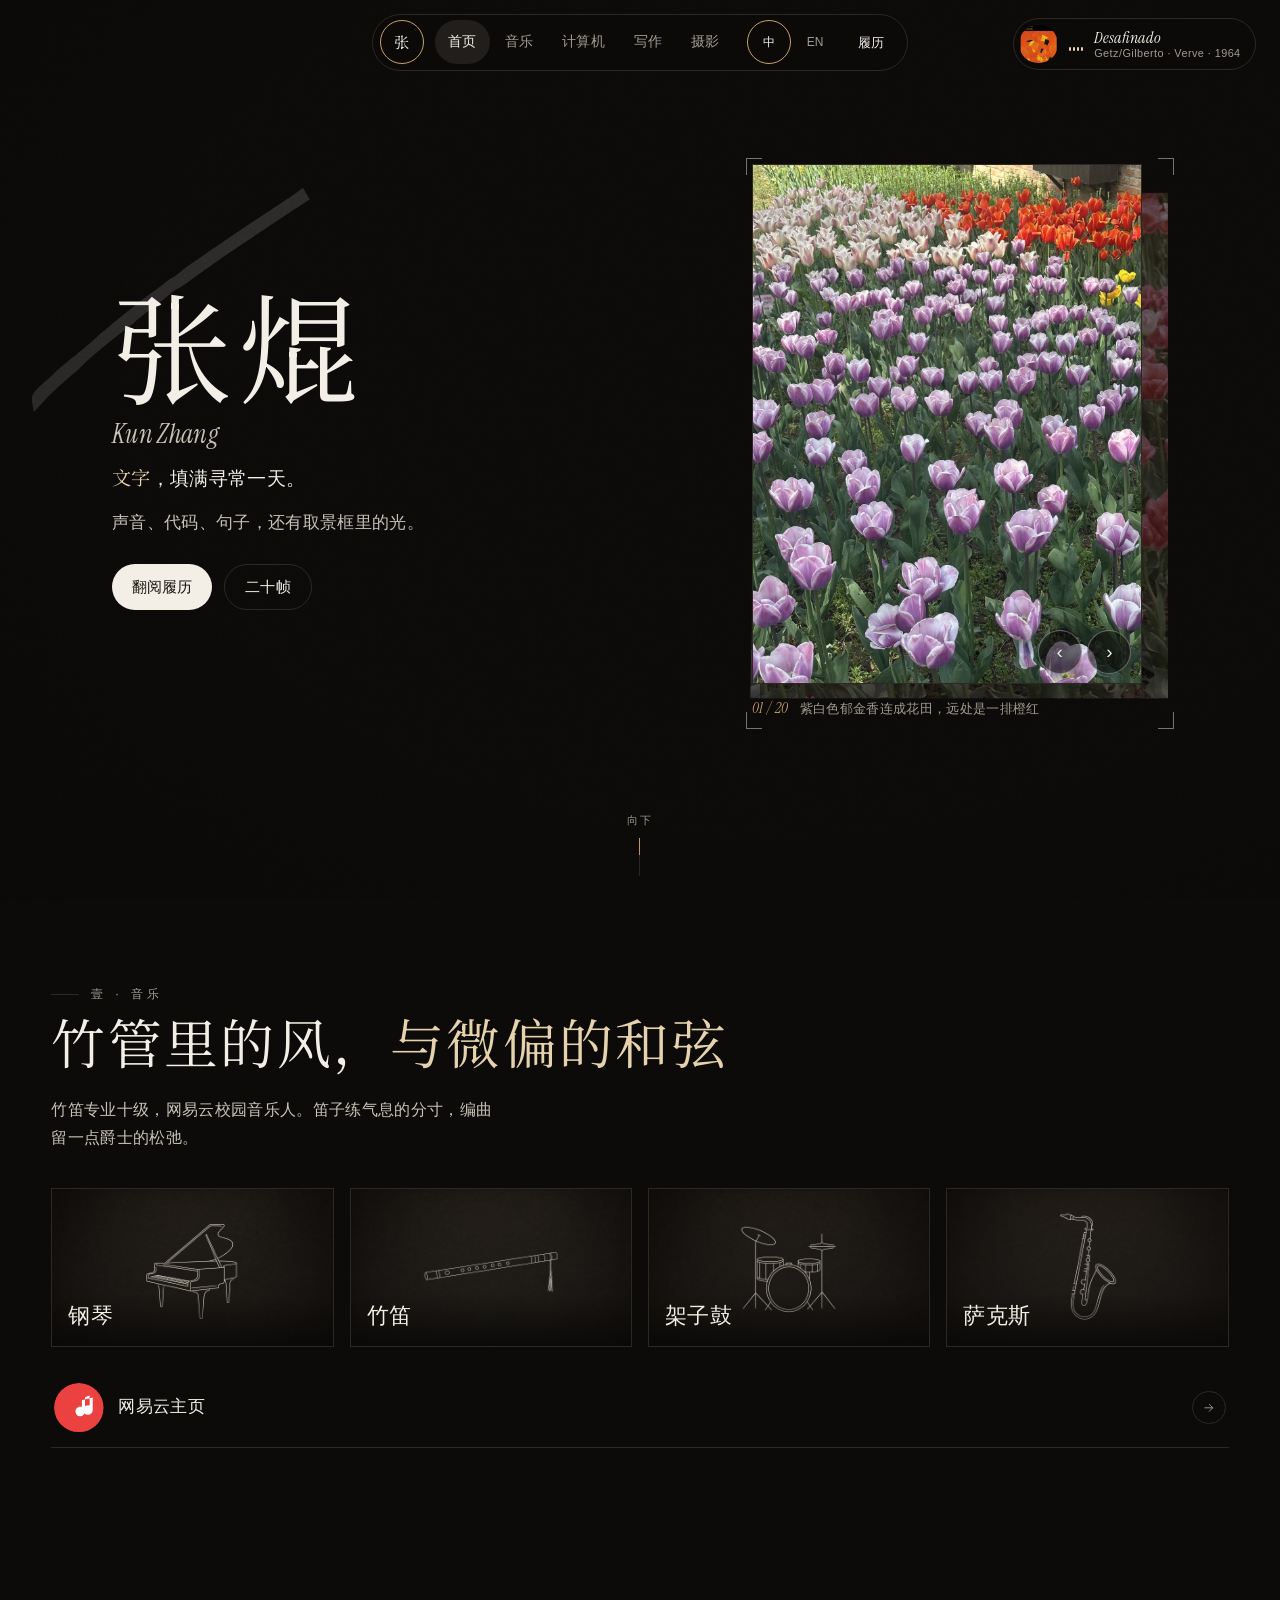
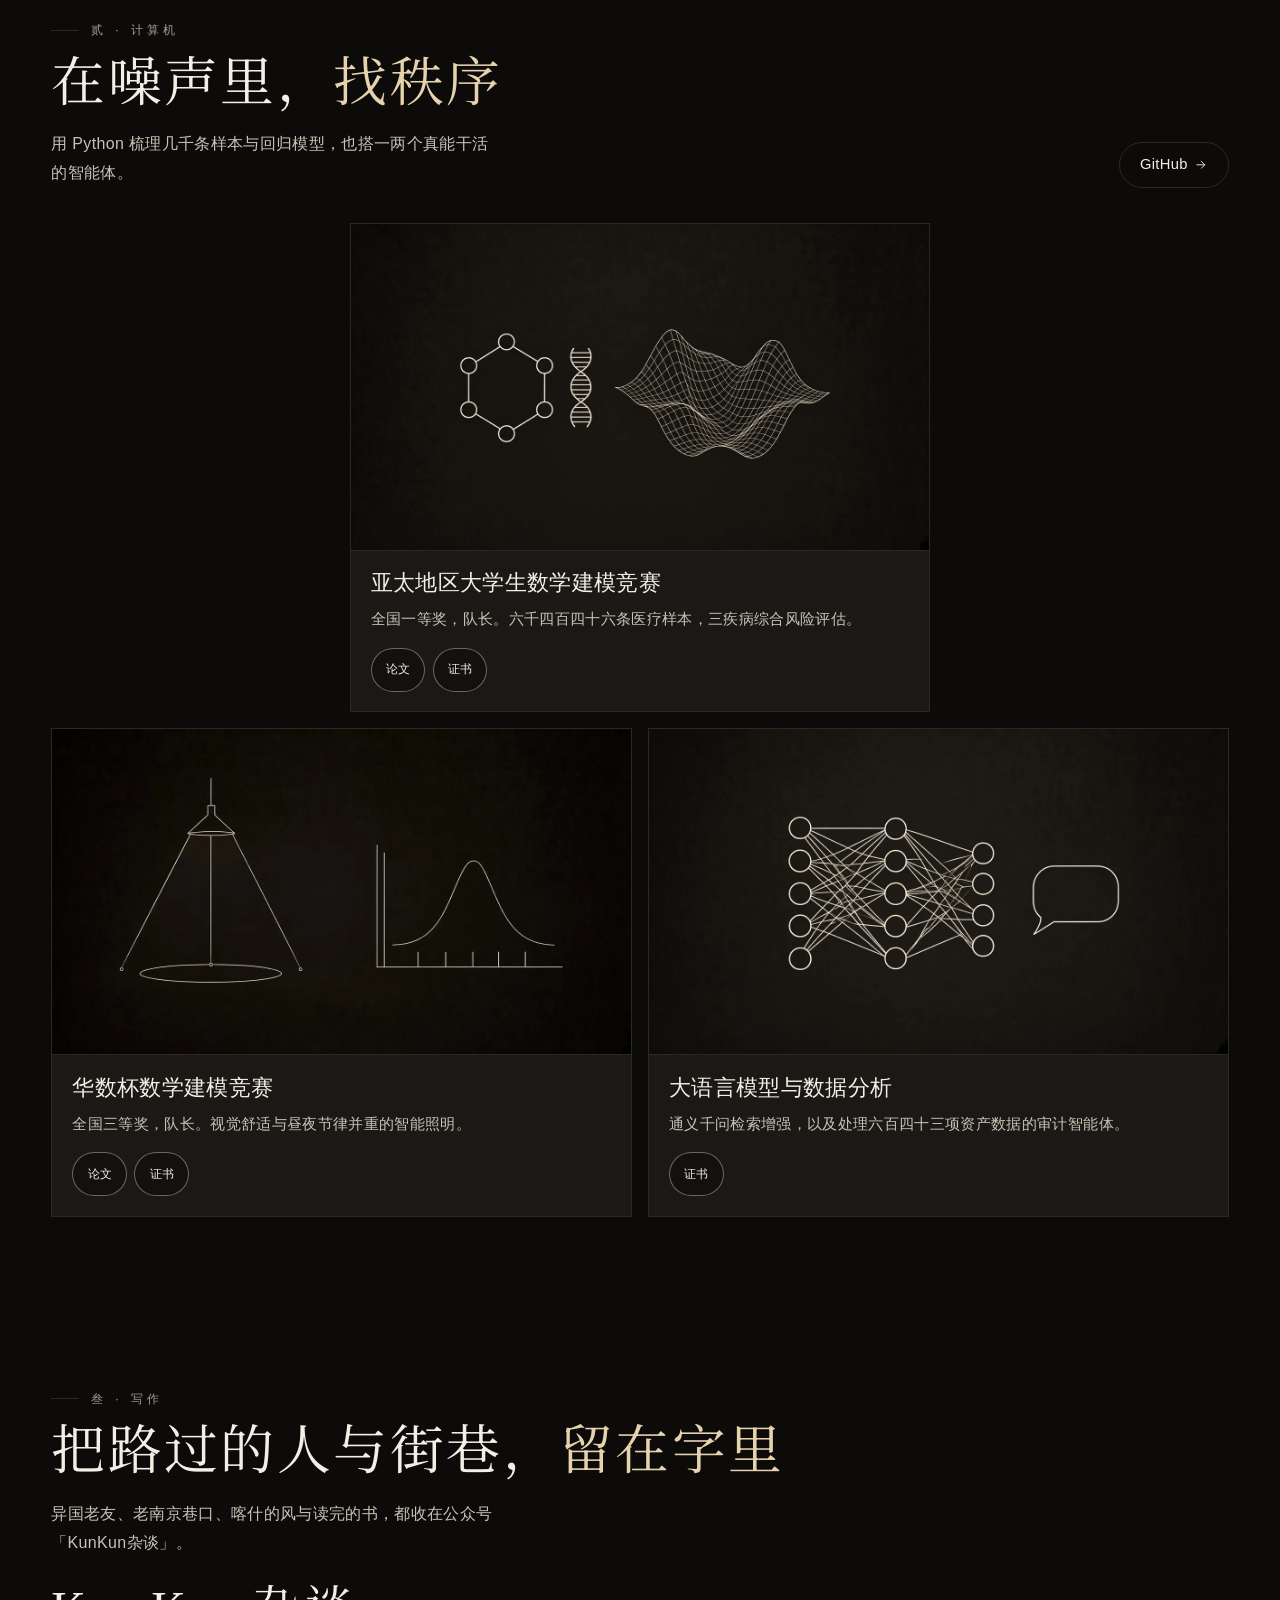
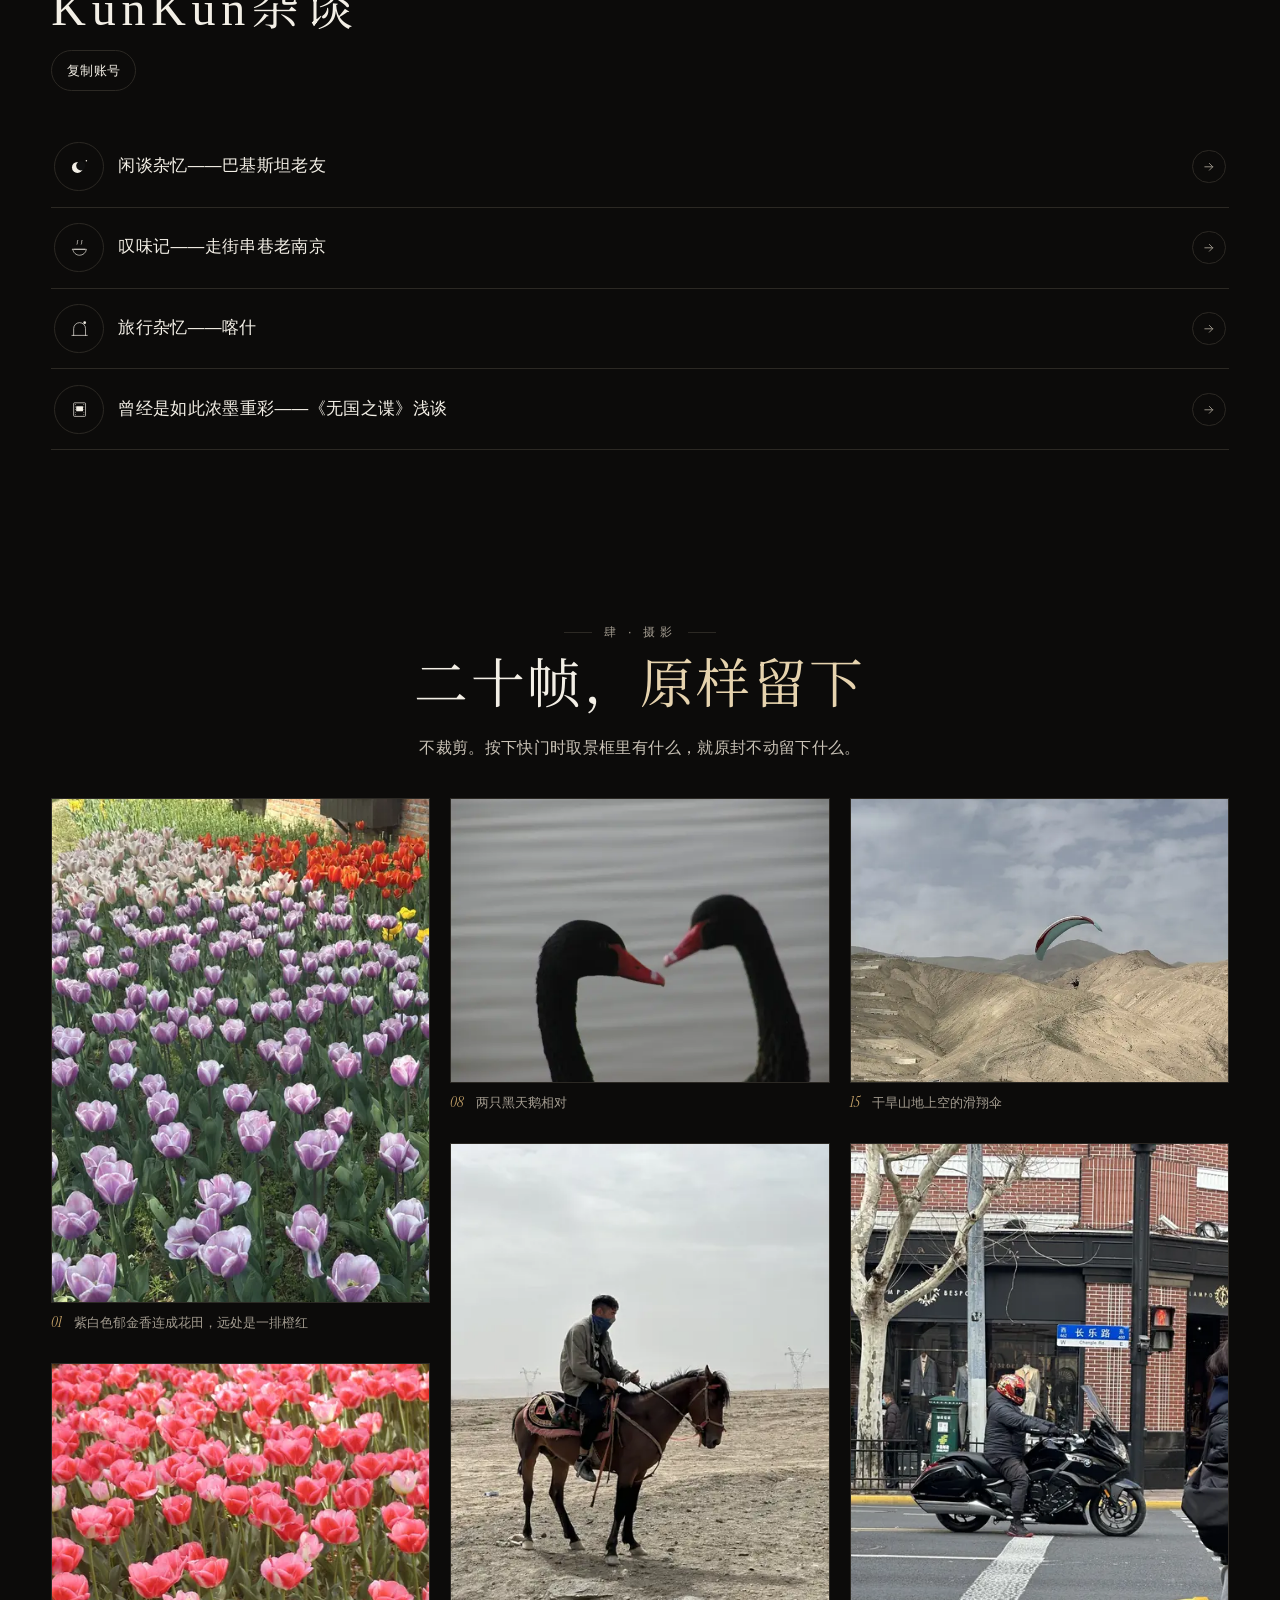
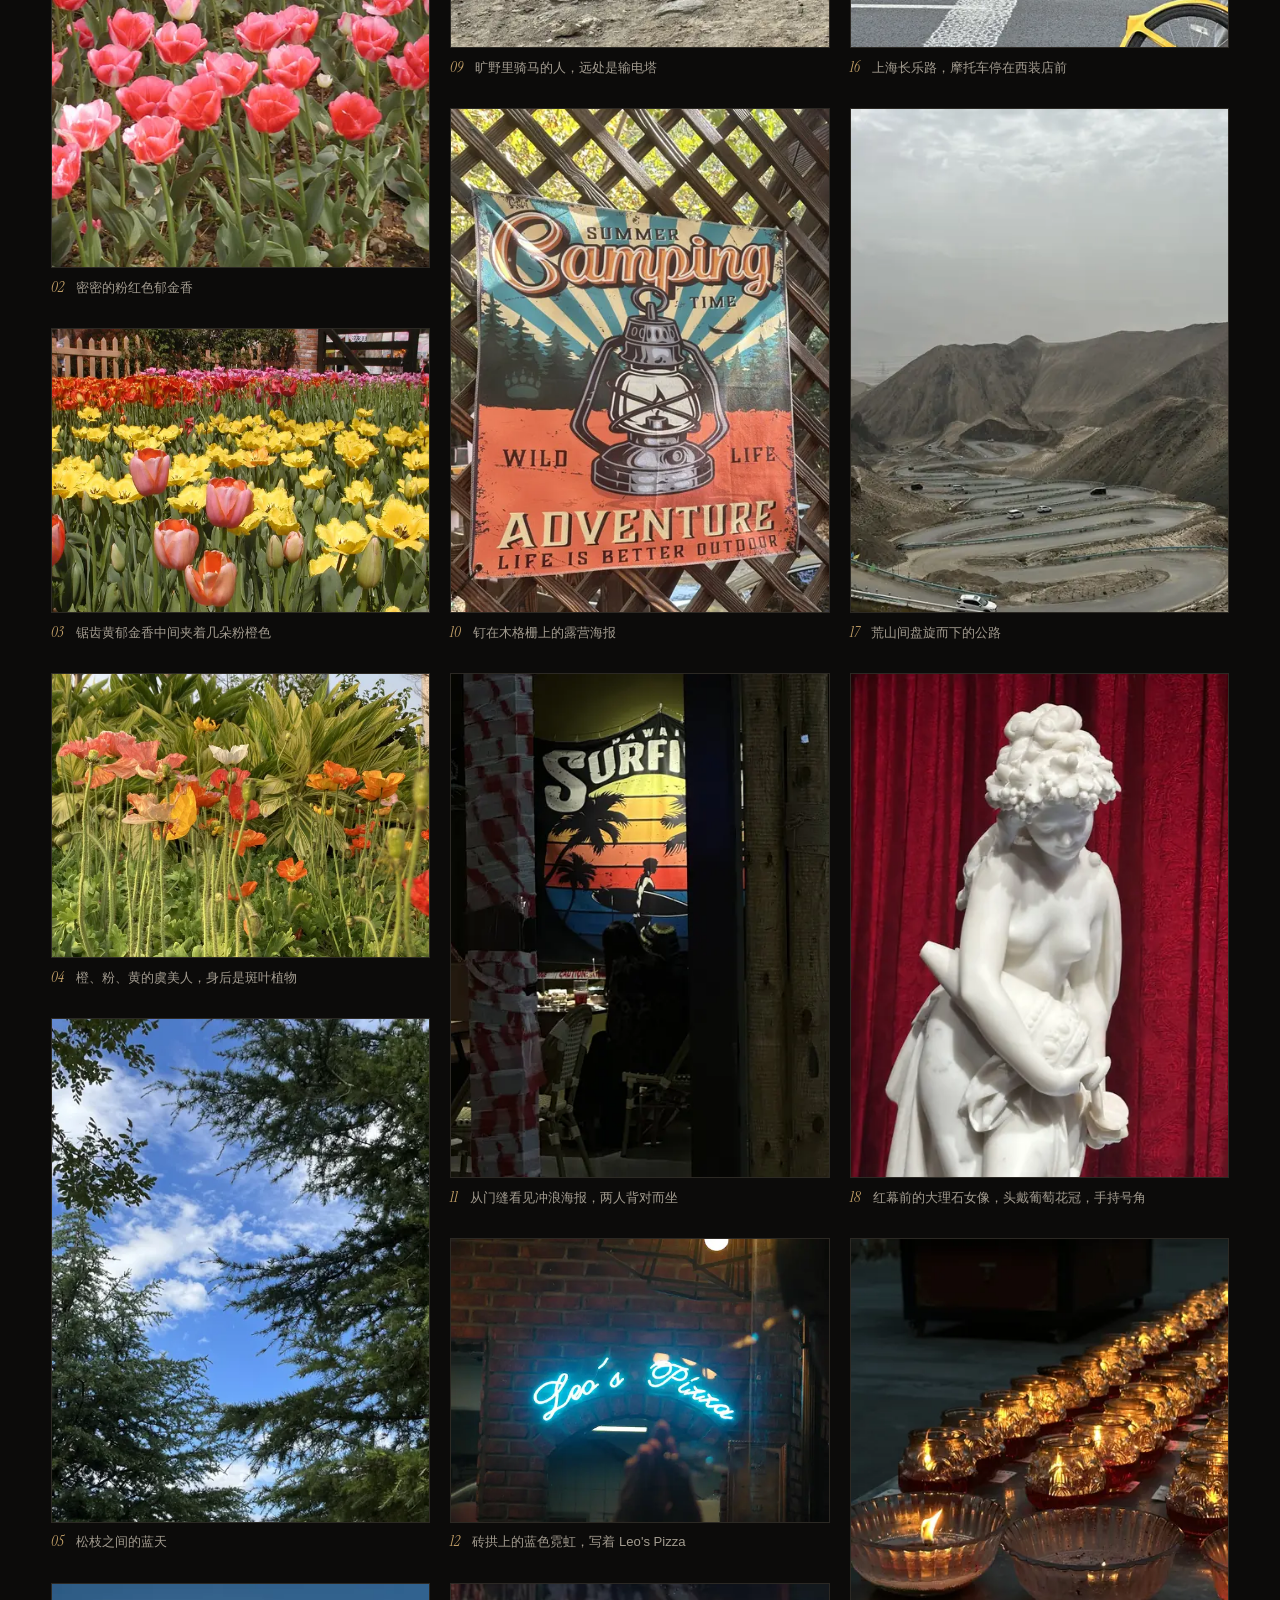
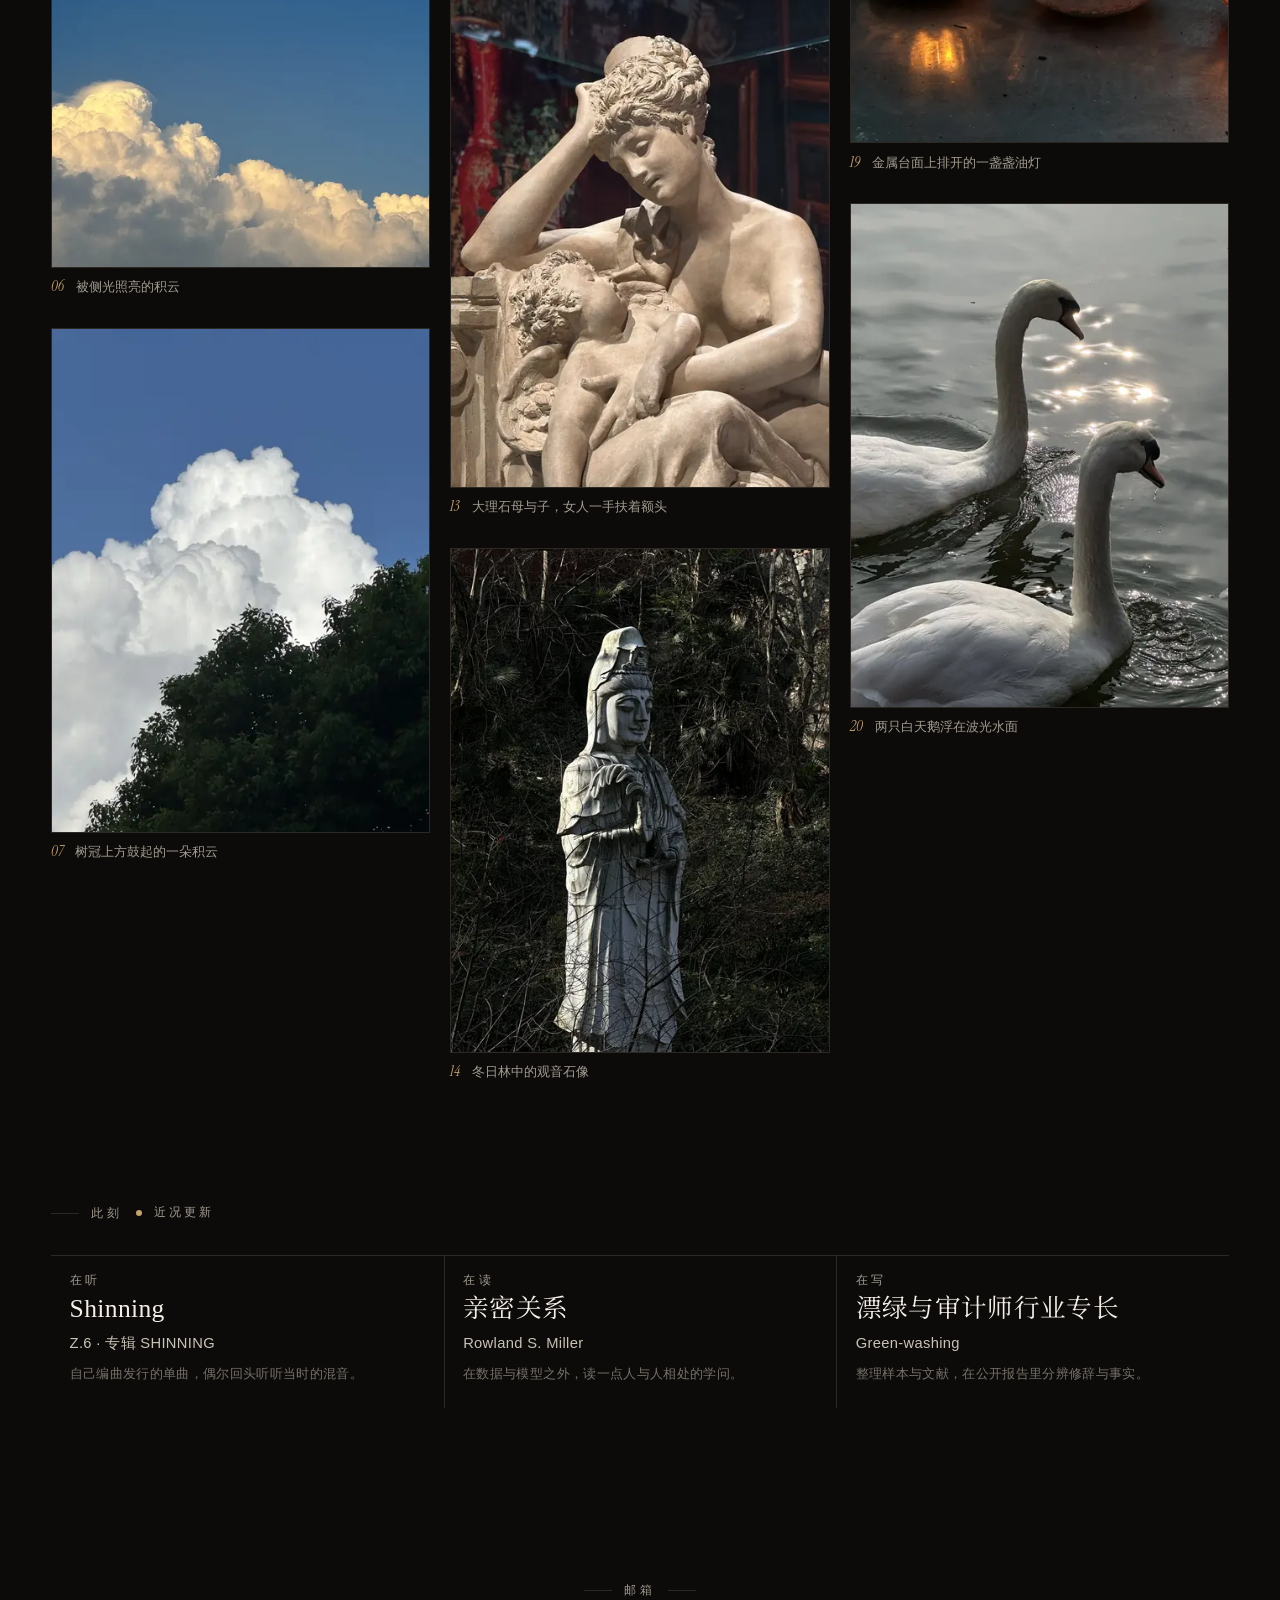
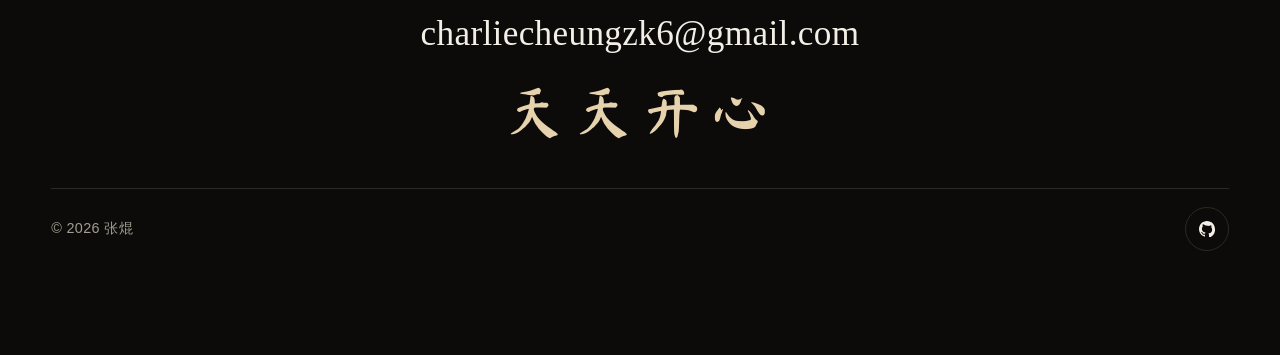
<file: index.html>
<!DOCTYPE html>
<html lang="zh-CN">
  <head>
    <meta charset="UTF-8" />
    <meta name="viewport" content="width=device-width, initial-scale=1" />
    <meta name="theme-color" content="#0c0b0a" />
    <meta name="color-scheme" content="dark" />
    <title>张焜 / Kun Zhang</title>
    <meta name="description" content="张焜。声音、代码、文字与光影。" />
    <link rel="canonical" href="https://charliezk6.github.io/" />
    <link rel="icon" href="assets/favicon.svg" type="image/svg+xml" />
    <meta property="og:type" content="website" />
    <meta property="og:site_name" content="张焜 / Kun Zhang" />
    <meta property="og:title" content="张焜 / Kun Zhang" />
    <meta property="og:description" content="张焜。声音、代码、文字与光影。" />
    <meta property="og:url" content="https://charliezk6.github.io/" />
    <meta property="og:image" content="https://charliezk6.github.io/assets/photos/full/IMG_3786.webp" />
    <meta property="og:locale" content="zh_CN" />
    <meta property="og:locale:alternate" content="en_US" />
    <meta name="twitter:card" content="summary_large_image" />
    <meta name="twitter:title" content="张焜 / Kun Zhang" />
    <meta name="twitter:description" content="张焜。声音、代码、文字与光影。" />
    <meta name="twitter:image" content="https://charliezk6.github.io/assets/photos/full/IMG_3786.webp" />
    <script>
      try {
        document.documentElement.classList.add("js");
        if (localStorage.getItem("kz-lang") === "en") document.documentElement.lang = "en";
      } catch (error) {
        /* storage unavailable */
      }
    </script>
    <link rel="preload" href="assets/music/desafinado.m4a" as="audio" type="audio/mp4" />
    <link rel="stylesheet" href="css/fonts.css" />
    <link rel="stylesheet" href="css/styles.css" />
  </head>
  <body>
    <a class="skip" href="#home" data-i18n="nav.skip">跳到内容</a>
    <audio id="site-audio" src="assets/music/desafinado.m4a" preload="auto" playsinline></audio>

    <header class="site-nav">
      <div class="nav-bar">
        <a class="nav-mark" href="#home">
          <span class="nav-mark-text" data-i18n="mark">张</span>
        </a>
        <span class="nav-now" id="nav-now" data-i18n="nav.home">首页</span>
        <nav class="nav-links" id="nav-links" data-i18n-aria="nav.sections" aria-label="章节">
          <a href="#home" data-nav="home" data-i18n="nav.home" aria-current="page">首页</a>
          <a href="#music" data-nav="music" data-i18n="nav.music">音乐</a>
          <a href="#computing" data-nav="computing" data-i18n="nav.computing">计算机</a>
          <a href="#writing" data-nav="writing" data-i18n="nav.writing">写作</a>
          <a href="#photography" data-nav="photography" data-i18n="nav.photography">摄影</a>
        </nav>
        <div class="lang-switch" role="group" aria-label="Language">
          <button type="button" class="lang-chip" data-lang="zh" aria-pressed="true">中</button>
          <button type="button" class="lang-chip" data-lang="en" aria-pressed="false">EN</button>
        </div>
        <button type="button" class="nav-resume resume-open" data-i18n="nav.resume">履历</button>
        <button
          type="button"
          class="nav-toggle"
          id="nav-toggle"
          aria-expanded="false"
          aria-controls="nav-drawer"
        >
          <span class="nav-toggle-icon" aria-hidden="true"></span>
          <span class="sr-only" id="nav-toggle-label" data-i18n="nav.menu">打开菜单</span>
        </button>
      </div>
    </header>

    <nav class="nav-drawer" id="nav-drawer" hidden data-i18n-aria="nav.sections" aria-label="章节">
      <a href="#home" data-nav="home"><span>00</span><span data-i18n="nav.home">首页</span></a>
      <a href="#music" data-nav="music"><span>01</span><span data-i18n="nav.music">音乐</span></a>
      <a href="#computing" data-nav="computing"><span>02</span><span data-i18n="nav.computing">计算机</span></a>
      <a href="#writing" data-nav="writing"><span>03</span><span data-i18n="nav.writing">写作</span></a>
      <a href="#photography" data-nav="photography"><span>04</span><span data-i18n="nav.photography">摄影</span></a>
    </nav>

    <div class="player">
      <button type="button" class="player-bar" id="player-fab" aria-pressed="false" data-i18n-aria="music.play">
        <img class="player-cover" src="assets/music/desafinado.webp" width="267" height="400" alt="" data-i18n-alt="music.coverAlt" />
        <span class="eq" aria-hidden="true"><i></i><i></i><i></i><i></i></span>
        <span class="player-meta">
          <span class="player-title" data-i18n="music.trackTitle">Desafinado</span>
          <span class="player-source" data-i18n="music.source">Getz/Gilberto · Verve · 1964</span>
        </span>
      </button>
    </div>

    <main>
      <section class="hero" id="home">
        <svg class="hero-sign is-pending" viewBox="0 0 877 482" preserveAspectRatio="xMidYMid meet" fill="none" aria-hidden="true">
          <defs>
            <mask id="sign-mask-zhang" maskUnits="userSpaceOnUse" x="-40" y="-40" width="960" height="560">
              <rect x="-40" y="-40" width="960" height="560" fill="#000"/>
              <path class="sign-pen" fill="none" stroke="#fff" stroke-linecap="butt" stroke-linejoin="round" stroke-width="30" d="M -9.13 187.38 L 1 175 C 1.9 173.9 4.3 170.6 6.2 168.6 C 8.2 166.6 10.6 164.9 12.8 163.1 C 15 161.2 17.2 159.4 19.4 157.7 C 21.6 155.9 23.9 154.2 26.1 152.5 C 28.4 150.8 30.6 149.1 32.9 147.4 C 35.2 145.8 37.5 144.2 39.8 142.5 C 42.1 140.9 44.5 139.3 46.8 137.8 C 49.2 136.2 51.5 134.7 53.9 133.1 C 56.2 131.6 58.6 130.1 61 128.6 C 63.4 127 65.8 125.6 68.2 124.1 C 70.6 122.6 73 121.1 75.4 119.7 C 77.8 118.2 80.2 116.8 82.6 115.3 C 85.1 113.9 87.5 112.4 89.9 111 C 92.4 109.6 94.8 108.1 97.2 106.7 C 99.7 105.3 102.1 103.9 104.6 102.4 C 107 101 109.5 99.6 111.9 98.1 C 114.3 96.7 116.8 95.3 119.2 93.8 C 121.7 92.4 124.1 91 126.6 89.5 C 129 88.1 131.5 86.6 133.9 85.2 C 136.3 83.7 138.8 82.3 141.2 80.8 C 143.7 79.4 146.1 77.9 148.6 76.5 C 151 75 153.5 73.6 155.9 72.2 C 158.4 70.7 160.9 69.3 163.3 67.9 C 165.8 66.5 168.3 65.1 170.8 63.7 C 173.2 62.3 175.7 60.9 178.2 59.6 C 180.7 58.2 183.2 56.8 185.7 55.5 C 188.2 54.2 190.8 52.8 193.3 51.5 C 195.8 50.2 198.3 48.9 200.9 47.7 C 203.4 46.4 206 45.2 208.6 44 C 211.1 42.7 213.7 41.5 216.3 40.4 C 218.9 39.2 221.5 38.1 224.1 36.9 C 226.7 35.8 229.4 34.7 232 33.7 C 234.7 32.6 237.3 31.6 240 30.6 C 242.7 29.6 245.4 28.6 248.1 27.7 C 250.8 26.8 253.5 25.9 256.2 25 C 259 24.2 261.8 23.3 264.5 22.6 C 267.3 21.8 270.1 21 272.9 20.3 C 275.7 19.6 278.7 18.8 281.4 18.4 C 284.1 18 286.9 17.5 289 17.8 C 291.1 18.2 292.9 19 293.9 20.7 C 294.9 22.3 295 25.1 295 27.8 C 294.9 30.5 294.2 33.9 293.6 37 C 293 40 292.1 43 291.2 45.9 C 290.3 48.7 289.2 51.4 288.1 54.1 C 287.1 56.7 285.9 59.3 284.7 61.8 C 283.5 64.3 282.2 66.7 280.9 69.1 C 279.6 71.6 278.3 74 276.9 76.4 C 275.6 78.8 274.2 81.2 272.8 83.6 C 271.5 86 270.1 88.4 268.6 90.8 C 267.2 93.2 265.8 95.7 264.4 98.1 C 262.9 100.5 261.5 102.9 260 105.3 C 258.6 107.7 257.1 110.1 255.6 112.5 C 254.2 114.9 252.7 117.3 251.2 119.7 C 249.7 122.1 248.2 124.6 246.8 127 C 245.3 129.4 243.8 131.8 242.3 134.2 C 240.8 136.6 239.3 139 237.8 141.5 C 236.4 143.9 234.9 146.3 233.4 148.7 C 231.9 151.1 230.5 153.6 229 156 C 227.6 158.4 226.1 160.8 224.7 163.3 C 223.2 165.7 221.8 168.1 220.3 170.6 C 218.9 173 217.5 175.4 216.1 177.9 C 214.6 180.3 213.2 182.7 211.8 185.2 C 210.4 187.6 209 190.1 207.6 192.5 C 206.2 195 204.8 197.4 203.4 199.9 C 202 202.3 200.6 204.8 199.2 207.2 C 197.8 209.7 196.5 212.1 195.1 214.6 C 193.7 217 192.3 219.5 191 221.9 C 189.6 224.4 188.2 226.9 186.9 229.3 C 185.5 231.8 184.2 234.3 182.8 236.7 C 181.5 239.2 180.1 241.7 178.8 244.1 C 177.4 246.6 176.1 249.1 174.7 251.5 C 173.4 254 172.1 256.5 170.7 259 C 169.4 261.4 168.1 263.9 166.7 266.4 C 165.4 268.9 164.1 271.3 162.8 273.8 C 161.5 276.3 160.1 278.8 158.8 281.3 C 157.5 283.8 156.2 286.2 154.9 288.7 C 153.6 291.2 152.3 293.7 151 296.2 C 149.6 298.7 148.3 301.2 147 303.7 C 145.7 306.2 144.4 308.7 143.1 311.2 C 141.8 313.7 140.5 316.2 139.2 318.8 C 137.9 321.3 136.6 323.8 135.3 326.3 C 134 328.9 132.8 331.4 131.5 334 C 130.2 336.5 128.9 339 127.6 341.6 C 126.3 344.2 125 346.7 123.7 349.3 C 122.4 351.9 121.1 354.5 119.8 357.1 C 118.6 359.7 117.3 362.3 116 364.9 C 114.7 367.5 113.5 370.1 112.2 372.7 C 111 375.3 109.8 378 108.6 380.6 C 107.4 383.2 106.2 385.8 105.1 388.5 C 104 391.1 102.9 393.7 101.8 396.4 C 100.8 399 99.7 401.6 98.8 404.2 C 97.8 406.9 96.9 409.5 96 412.1 C 95.1 414.8 94.3 417.4 93.6 420 C 92.8 422.6 92.1 425.2 91.5 427.8 C 90.9 430.4 90.3 433 89.9 435.6 C 89.4 438.2 89 440.8 88.7 443.4 C 88.3 445.9 87.8 448.9 88 451 C 88.3 453.2 88.5 455.5 90.2 456.2 C 92 457 95.4 456.3 98.3 455.7 C 101.2 455.1 104.8 453.7 107.7 452.5 C 110.6 451.3 113.2 449.9 115.7 448.5 C 118.3 447.1 120.7 445.6 123.1 444 C 125.4 442.3 127.8 440.6 130.1 438.9 C 132.4 437.1 134.6 435.3 136.8 433.4 C 139 431.5 141.2 429.6 143.3 427.7 C 145.5 425.7 147.6 423.8 149.6 421.8 C 151.7 419.9 153.7 417.9 155.8 416 C 157.8 414 159.8 412.1 161.7 410.1 C 163.7 408.2 165.6 406.2 167.6 404.3 C 169.5 402.3 171.4 400.3 173.4 398.3 C 175.3 396.3 177.2 394.4 179.1 392.3 C 181 390.3 182.9 388.3 184.9 386.3 C 186.8 384.3 188.7 382.2 190.7 380.1 C 192.6 378.1 194.6 376 196.6 373.9 C 198.5 371.8 200.5 369.7 202.6 367.5 C 204.6 365.4 206.7 363.2 208.8 361.1 C 210.9 358.9 213 356.7 215.1 354.6 C 217.2 352.5 219.4 350.4 221.6 348.4 C 223.8 346.3 225.9 344.3 228.2 342.5 C 230.4 340.6 232.6 338.7 234.8 337 C 237.1 335.3 239.3 333.7 241.6 332.3 C 243.8 330.8 246.1 329.5 248.4 328.4 C 250.6 327.2 252.9 326.2 255.2 325.4 C 257.5 324.6 259.8 324 262 323.6 C 264.3 323.2 266.9 322.8 268.8 323.2 C 270.7 323.5 272.8 323.9 273.5 325.5 C 274.2 327.2 273.6 330 272.9 332.9 C 272.3 335.8 270.5 339.8 269.4 343 C 268.3 346.2 267.4 349.3 266.5 352.2 C 265.5 355.1 264.7 357.8 263.7 360.4 C 262.7 363 261.7 365.5 260.4 367.9 C 259.2 370.3 257.8 372.6 256.4 375 C 255 377.4 253.5 379.7 252.2 382.2 C 250.9 384.7 249.6 387.4 248.6 390.2 C 247.6 393.1 246.7 396.4 246.1 399.4 C 245.6 402.5 245.2 405.9 245.2 408.7 C 245.2 411.5 245.5 414.4 246.2 416.4 C 246.9 418.4 247.9 420 249.3 420.8 C 250.7 421.6 252.6 421.6 254.5 421.2 C 256.5 420.7 258.8 419.6 261.1 418.2 C 263.4 416.8 265.9 414.9 268.2 412.9 C 270.5 410.9 272.9 408.5 275.1 406.2 C 277.2 403.9 279.2 401.5 281 399.1 C 282.8 396.7 284.3 394.3 285.9 391.9 C 287.4 389.5 288.7 387 290.1 384.6 C 291.4 382.2 292.7 379.7 293.9 377.3 C 295.2 374.9 296.5 372.5 297.8 370.1 C 299.2 367.7 300.6 365.3 302 362.9 C 303.4 360.6 305 358.3 306.5 355.9 C 308.1 353.6 309.7 351.3 311.3 349 C 312.9 346.7 314.6 344.4 316.2 342.2 C 317.9 339.9 319.6 337.6 321.3 335.4 C 323 333.1 324.7 330.9 326.4 328.6 C 328.1 326.4 329.8 324.2 331.4 321.9 C 333.1 319.7 334.8 317.4 336.4 315.2 C 338 313 339.6 310.7 341.1 308.5 C 342.7 306.2 344 304 345.6 301.7 C 347.3 299.5 350.1 296.1 351 295 C 350.1 296.1 347.3 299.5 345.6 301.7 C 344 304 342.7 306.2 341.1 308.5 C 339.6 310.7 338 313 336.4 315.2 C 334.8 317.4 333.1 319.7 331.4 321.9 C 329.8 324.2 328.1 326.4 326.4 328.6 C 324.7 330.9 323 333.1 321.3 335.4 C 320.48 336.46 319.66 337.54 318.85 338.63 C 318.56 338.42 318.28 338.21 318 338 C 319.1 337.4 322.4 334.8 324.8 334.3 C 327.3 333.8 330.1 334.6 332.8 335 C 335.6 335.4 338.4 336.3 341.3 336.7 C 344.1 337.2 347.1 337.8 350 337.7 C 352.8 337.6 355.8 337.1 358.6 336.2 C 361.4 335.2 364.2 333.7 366.8 332.1 C 369.5 330.5 372 328.4 374.3 326.6 C 376.6 324.8 378.8 322.9 380.7 321.1 C 382.16 319.64 383.56 318.38 384.62 316.88 C 384.86 316.54 385.09 316.18 385.3 315.8 C 386.5 313.8 387.1 311.6 387.6 309.1 C 388 306.5 387.9 303.5 388 300.5 C 388.1 297.5 387.9 294.3 388 291.2 C 388.1 288.1 388.2 284.9 388.4 281.8 C 388.6 278.7 388.8 275.6 389.1 272.6 C 389.5 269.6 389.8 266.7 390.3 263.7 C 390.8 260.8 391.7 256.5 392 255 C 391.7 256.5 390.8 260.8 390.3 263.7 C 389.8 266.7 389.5 269.6 389.1 272.6 C 388.8 275.6 388.6 278.7 388.4 281.8 C 388.2 284.9 388.1 288.1 388 291.2 C 387.9 294.3 388.1 297.5 388 300.5 C 387.9 303.5 388 306.5 387.6 309.1 C 387.1 311.6 386.5 313.8 385.3 315.8 C 385.09 316.18 384.86 316.54 384.62 316.88 C 386.08 317.92 387.54 318.96 389 320 C 389.3 321.5 389.6 325.7 390.5 328.7 C 391.4 331.8 392.8 335.4 394.5 338.2 C 396.1 341 398.4 343.8 400.6 345.3 C 402.8 346.9 405.3 347.7 407.8 347.8 C 410.3 347.9 412.9 347 415.5 345.9 C 418 344.7 420.7 342.9 423.2 341.1 C 425.7 339.3 428.2 337 430.6 334.9 C 433 332.8 435.3 330.5 437.7 328.6 C 440.1 326.6 442.5 324.5 444.9 323 C 447.3 321.4 449.8 320 452.4 319.2 C 454.9 318.4 457.5 317.9 460.3 318.2 C 463.1 318.5 466.2 319.8 469.1 321.1 C 472.1 322.4 476.5 325.2 478 326 C 479.1 325.3 483.3 324.1 484.9 321.8 C 486.4 319.6 486.4 315.5 487.2 312.5 C 487.9 309.5 488.7 306.6 489.4 303.7 C 490.1 300.9 490.9 298.3 491.5 295.4 C 492.1 292.6 492.5 289.7 492.7 286.7 C 493 283.6 492.9 280.3 493 277.1 C 493.1 273.9 493 270.5 493.1 267.4 C 493.3 264.3 493.5 261.1 494.2 258.3 C 494.8 255.5 495.6 252.7 497 250.5 C 498.4 248.3 500.5 246.1 502.5 244.9 C 503.1 244.49 503.8 244.14 504.52 243.85 C 502.68 239.23 500.84 234.62 499 230 C 499.6 229.7 501.5 228.5 502.8 228 C 504.2 227.5 505.6 226.9 506.9 226.9 C 508.3 226.9 510.3 227.8 511 228 C 510.3 227.8 508.3 226.9 506.9 226.9 C 505.6 226.9 504.2 227.5 502.8 228 C 501.5 228.5 499.6 229.7 499 230 C 500.84 234.62 502.68 239.23 504.52 243.85 C 506.08 243.23 507.74 242.9 508.7 242.9 C 510 242.8 510 242.9 510.3 244.4 C 510.7 245.8 510.7 248.8 510.9 251.6 C 511.2 254.5 511.5 258.2 511.8 261.4 C 512 264.6 512.1 267.8 512.3 270.8 C 512.5 273.8 512.6 276.5 512.9 279.5 C 513.2 282.4 513.5 285.6 514.2 288.5 C 514.9 291.4 516 294.7 517.2 296.7 C 518.3 298.8 520.4 300.3 521 301 C 520.33 303.67 519.67 306.33 519 309 C 519.8 307.6 522.4 303.5 523.8 300.6 C 525.3 297.7 526.6 294.7 527.7 291.6 C 528.8 288.5 529.5 285.3 530.3 282 C 531.1 278.8 531.7 275.5 532.4 272.2 C 533.2 268.9 533.8 265.6 534.7 262.4 C 535.6 259.2 537.4 254.6 538 253 L 543.62 238.02"/>
            </mask>
            <mask id="sign-mask-kun" maskUnits="userSpaceOnUse" x="-40" y="-40" width="960" height="560">
              <rect x="-40" y="-40" width="960" height="560" fill="#000"/>
              <path class="sign-pen" fill="none" stroke="#fff" stroke-linecap="butt" stroke-linejoin="round" stroke-width="30" d="M 555.59 186.94 L 565 174 C 565.8 172.9 568.4 169.8 570 167.4 C 571.6 165 573.1 162.3 574.6 159.7 C 576.2 157.2 577.6 154.3 579.4 152.1 C 581.2 149.8 583.1 147.5 585.5 146.2 C 587.8 144.8 591 143.8 593.6 143.7 C 596.2 143.7 599.2 144.4 601 145.8 C 602.9 147.3 603.8 149.9 604.5 152.5 C 605.1 155.1 605 158.5 605 161.5 C 605.1 164.5 604.8 167.5 604.6 170.5 C 604.3 173.5 604 176.4 603.5 179.3 C 603.1 182.1 602.5 185 601.9 187.8 C 601.3 190.6 600.5 193.4 599.7 196.1 C 599 198.8 598.1 201.6 597.2 204.3 C 596.3 207 595.3 209.6 594.3 212.3 C 593.3 215 592.2 217.6 591.1 220.3 C 590 222.9 588.8 225.6 587.7 228.2 C 586.5 230.8 585.3 233.5 584.1 236.1 C 582.9 238.8 581.7 241.4 580.5 244.1 C 579.2 246.7 578 249.4 576.6 251.9 C 575.2 254.5 573.7 257.1 572.2 259.5 C 570.8 262 568.9 264.4 567.8 266.8 C 566.7 269.1 565.6 271.5 565.5 273.8 C 565.4 276.1 566.6 278.6 567.1 280.8 C 567.6 283 568.4 285.6 568.6 286.9 C 568.68 287.97 567.61 289.05 567.57 288.99 C 565.38 290.66 563.19 292.33 561 294 C 559.7 295 555.5 297.5 553.1 299.7 C 550.7 301.9 548.7 304.6 546.6 307.2 C 544.5 309.8 542.6 312.5 540.7 315.3 C 538.8 318.1 537 320.9 535.1 323.7 C 533.2 326.5 531.3 329.4 529.4 332.1 C 527.4 334.9 525.4 337.6 523.3 340.2 C 521.3 342.8 518.1 346.7 517 348 C 518.1 346.7 521.3 342.8 523.3 340.2 C 525.4 337.6 527.4 334.9 529.4 332.1 C 531.3 329.4 533.2 326.5 535.1 323.7 C 537 320.9 538.8 318.1 540.7 315.3 C 542.6 312.5 544.5 309.8 546.6 307.2 C 548.7 304.6 550.7 301.9 553.1 299.7 C 555.5 297.5 559.7 295 561 294 C 563.19 292.33 565.38 290.66 567.57 288.99 C 567.56 288.98 567.6 288.92 567.7 288.8 C 568.3 288.2 570.4 285.1 572 283.1 C 573.6 281.1 575.4 278.8 577.3 276.7 C 579.1 274.6 580.9 272.5 582.9 270.4 C 584.9 268.3 586.9 266.3 589 264.2 C 591.1 262.1 593.2 260 595.5 257.8 C 597.7 255.7 600.1 253.3 602.5 251.4 C 604.8 249.4 607.4 247.1 609.7 246.1 C 612.1 245.1 614.6 244.8 616.7 245.5 C 618.8 246.2 620.9 248.4 622.4 250.5 C 623.9 252.7 625.2 255.7 625.8 258.4 C 626.5 261.1 626.3 263.9 626.3 266.7 C 626.2 269.6 625.6 272.3 625.5 275.2 C 625.5 278.2 625.4 281.3 626 284.3 C 626.5 287.4 627.6 290.8 628.9 293.7 C 630.2 296.6 632 299.6 633.8 301.8 C 635.7 304.1 637.8 306 639.9 307 C 642 308 644.2 308.2 646.4 307.8 C 648.5 307.3 650.7 305.9 652.7 304.3 C 654.8 302.7 656.8 300.4 658.7 298.1 C 660.6 295.8 662.5 293.1 664.1 290.6 C 665.8 288.1 667.3 285.4 668.7 282.8 C 670.1 280.2 671.4 277.6 672.6 274.9 C 673.7 272.3 674.8 269.6 675.7 266.9 C 676.7 264.2 677.5 261.5 678.3 258.8 C 679 256 679.7 253.3 680.3 250.5 C 680.9 247.7 681.4 244.9 681.8 242.1 C 682.3 239.3 682.6 236.4 683 233.6 C 683.3 230.7 683.5 227.9 683.8 225 C 684 222.1 684.2 219.2 684.3 216.3 C 684.5 213.4 684.6 210.5 684.7 207.5 C 684.8 204.6 684.8 201.6 685 198.7 C 685.1 195.8 685.2 192.8 685.5 190 C 685.8 187.1 686.1 184.3 686.7 181.7 C 687.2 179 687.9 176.4 688.9 174 C 689.29 172.95 689.75 171.92 690.25 170.91 C 687.84 165.28 685.42 159.64 683 154 C 683.6 152.9 685.4 148.7 686.7 147.1 C 688 145.6 690.2 145.7 690.6 144.9 C 691.1 144.1 689.7 143.8 689.2 142.2 C 688.8 140.6 688.2 137.6 688.2 135.3 C 688.1 132.9 688.9 129.2 689 128 C 688.9 129.2 688.1 132.9 688.2 135.3 C 688.2 137.6 688.8 140.6 689.2 142.2 C 689.7 143.8 691.1 144.1 690.6 144.9 C 690.2 145.7 688 145.6 686.7 147.1 C 685.4 148.7 683.6 152.9 683 154 C 685.42 159.64 687.84 165.28 690.25 170.91 C 690.91 169.62 691.66 168.38 692.5 167.2 C 694 165.1 695.8 163.1 698 161.4 C 700.1 159.8 702.7 158.2 705.6 157.1 C 707.01 156.52 708.61 155.98 710.22 155.54 C 717.81 153.36 725.41 151.18 733 149 C 734 147.7 737.2 143.8 739.2 141.3 C 741.3 138.7 743.4 136.1 745.5 133.6 C 747.6 131 749.8 128.5 752 126 C 754.2 123.5 756.4 121 758.6 118.6 C 760.8 116.1 763 113.6 765.2 111.1 C 767.4 108.7 769.6 106.2 771.8 103.7 C 774 101.2 776.2 98.7 778.2 96.1 C 780.3 93.5 783 89.3 784 88 C 783 89.3 780.3 93.5 778.2 96.1 C 776.2 98.7 774 101.2 771.8 103.7 C 769.6 106.2 767.4 108.7 765.2 111.1 C 763 113.6 760.8 116.1 758.6 118.6 C 756.4 121 754.2 123.5 752 126 C 749.8 128.5 747.6 131 745.5 133.6 C 743.4 136.1 741.3 138.7 739.2 141.3 C 737.2 143.8 734 147.7 733 149 C 725.41 151.18 717.81 153.36 710.22 155.54 C 711.93 155.07 713.66 154.71 715.2 154.5 C 718.2 154.1 721.5 154 723.6 154.7 C 725.6 155.4 727 156.9 727.7 158.6 C 728.3 160.3 728 162.7 727.2 165 C 726.4 167.4 724.7 170 723.1 172.6 C 721.5 175.3 719.2 178.1 717.6 180.9 C 715.9 183.7 714.1 186.6 713.2 189.3 C 712.3 192.1 711.9 195 712.2 197.5 C 712.5 200 713.5 202.5 714.9 204.5 C 716.3 206.4 718.3 208.2 720.4 209.2 C 722.5 210.2 725.1 210.7 727.7 210.5 C 730.2 210.2 733.2 208.9 735.7 207.8 C 738.2 206.6 740.8 204.8 742.8 203.5 C 744.7 202.2 745.9 201.9 747.5 200 C 749 198 751.2 193.3 752 192 C 750.33 194.67 748.67 197.33 747 200 C 746.7 201.4 745.5 205.6 745 208.5 C 744.4 211.3 744.2 214.3 743.7 217.2 C 743.2 220 742.6 222.9 741.9 225.7 C 741.2 228.6 740.5 231.4 739.7 234.2 C 738.9 237 738.1 239.8 737.3 242.6 C 736.4 245.4 735.6 248.2 734.7 251.1 C 733.9 253.9 733.1 256.7 732.3 259.5 C 731.5 262.3 730.7 265.1 730 267.9 C 729.3 270.8 728.6 273.6 728.1 276.5 C 727.5 279.3 727 282.2 726.6 285.1 C 726.2 288 725.9 290.9 725.8 293.9 C 725.7 296.8 725.6 299.8 725.8 302.8 C 725.9 305.8 726.2 308.8 726.7 311.9 C 727.1 314.9 727.8 318.1 728.6 321.2 C 729.5 324.3 730.5 327.5 731.7 330.4 C 732.9 333.4 734.3 336.3 735.9 339 C 737.4 341.6 739.2 344.1 741.1 346.1 C 742.9 348.2 745 350 747.2 351.3 C 749.4 352.6 751.8 353.5 754.2 354 C 756.6 354.6 759.2 354.7 761.9 354.5 C 764.5 354.4 767.2 353.8 769.9 353.1 C 772.6 352.3 775.4 351.2 778.1 350 C 780.8 348.8 783.6 347.2 786.2 345.6 C 788.9 344 791.5 342.1 794 340.2 C 796.6 338.3 799 336.2 801.3 334.1 C 803.6 332 805.8 329.8 807.7 327.6 C 809.7 325.4 811.5 323.2 813.2 321 C 814.9 318.8 816.4 316.6 817.8 314.3 C 819.3 312 820.7 309.7 822.1 307.4 C 823.5 305 824.8 302.6 826.3 300.1 C 827.7 297.6 829.3 295.1 830.8 292.4 C 832.4 289.8 834.1 287.1 835.7 284.3 C 837.3 281.6 838.9 278.8 840.4 276 C 841.8 273.3 843.2 270.5 844.4 267.7 C 845.5 265 846.6 262.2 847.3 259.6 C 847.9 257 848.4 254.3 848.5 251.9 C 848.6 249.5 848.3 246.9 847.7 245 C 847 243.1 846 241.3 844.5 240.5 C 843.1 239.7 841.1 239.5 838.9 240.2 C 836.6 240.9 833.8 242.9 831.1 244.7 C 828.4 246.5 825.5 249 822.9 251 C 820.2 252.9 817.8 254.7 815.4 256.4 C 813 258.1 810.8 259.6 808.5 261.1 C 806.1 262.5 803.9 263.9 801.5 265.3 C 799.1 266.7 796.6 268 794 269.5 C 791.4 270.9 787.3 273.2 786 274 L 772.37 282.39"/>
            </mask>
          </defs>
          <g class="sign-ink" fill="#f3efe6" mask="url(#sign-mask-zhang)">
            <path d="M 83.50 461.11 C 80.63 460.51 80.49 460.24 80.20 454.66 C 80.02 451.33 80.57 446.61 81.47 443.67 C 82.33 440.82 83.99 435.35 85.16 431.50 C 86.33 427.65 87.67 423.60 88.15 422.50 C 88.62 421.40 89.64 418.48 90.41 416.00 C 92.31 409.94 94.98 403.28 99.84 392.50 C 102.08 387.55 106.46 377.43 109.58 370.00 C 115.83 355.16 139.06 308.82 148.95 291.50 C 152.41 285.45 157.14 276.90 159.47 272.50 C 161.80 268.10 166.32 259.55 169.52 253.50 C 172.72 247.45 176.31 240.93 177.49 239.00 C 178.68 237.07 181.10 232.57 182.89 229.00 C 184.67 225.43 186.95 221.15 187.96 219.50 C 188.97 217.85 191.18 213.87 192.87 210.66 C 194.56 207.45 199.00 199.67 202.72 193.37 C 206.45 187.07 210.77 179.57 212.32 176.71 C 213.88 173.84 216.65 169.25 218.49 166.50 C 220.32 163.75 223.50 158.35 225.56 154.50 C 228.85 148.32 232.65 142.09 240.51 130.00 C 246.49 120.81 248.58 117.58 249.50 116.10 C 250.05 115.22 251.47 113.11 252.67 111.42 C 253.87 109.72 255.72 106.80 256.79 104.92 C 257.87 103.04 261.10 97.45 263.97 92.50 C 269.28 83.37 281.13 59.35 282.51 54.92 C 282.93 53.59 283.88 51.61 284.63 50.53 C 285.39 49.44 286.00 47.79 286.00 46.86 C 286.00 45.93 286.67 43.89 287.49 42.33 C 290.05 37.46 293.00 30.17 293.00 28.73 C 293.00 23.80 282.26 21.28 272.99 24.04 C 271.07 24.61 267.43 25.48 264.91 25.98 C 256.07 27.73 234.02 38.18 182.00 65.30 C 149.58 82.19 146.74 83.75 121.83 98.14 C 118.15 100.26 114.61 102.00 113.96 102.00 C 113.30 102.00 110.68 103.49 108.13 105.31 C 105.59 107.14 99.00 111.27 93.50 114.51 C 88.00 117.74 82.60 121.15 81.50 122.08 C 80.40 123.02 75.67 126.11 71.00 128.96 C 59.77 135.79 44.37 146.13 40.00 149.75 C 38.08 151.35 34.02 154.35 31.00 156.42 C 19.96 163.97 15.14 167.63 7.89 173.95 L 0.50 180.40 L 0.20 174.57 C -0.16 167.72 0.74 166.43 11.00 159.20 C 14.58 156.68 18.18 154.01 19.00 153.26 C 19.82 152.51 24.77 149.09 30.00 145.66 C 44.68 136.01 47.24 134.28 51.00 131.50 C 54.62 128.82 69.80 118.70 77.89 113.57 C 80.42 111.96 84.75 109.20 87.50 107.43 C 90.25 105.66 94.08 103.36 96.00 102.32 C 97.92 101.28 101.44 99.19 103.80 97.67 C 106.17 96.15 109.32 94.39 110.80 93.75 C 112.29 93.11 115.30 91.39 117.50 89.93 C 119.70 88.47 123.75 86.07 126.50 84.61 C 129.25 83.14 133.30 80.91 135.50 79.65 C 137.70 78.39 144.00 74.97 149.50 72.05 C 155.00 69.14 163.10 64.84 167.50 62.50 C 171.90 60.16 182.03 54.86 190.02 50.73 C 198.00 46.60 206.91 41.82 209.81 40.11 C 212.71 38.40 215.34 37.00 215.65 37.00 C 215.96 37.00 222.12 34.12 229.35 30.60 C 256.65 17.32 267.34 14.00 282.79 14.00 C 295.59 14.00 298.97 15.11 300.98 19.94 C 302.55 23.75 301.53 34.81 299.08 40.50 C 298.13 42.70 296.56 46.52 295.58 49.00 C 293.19 55.09 287.67 67.22 285.12 72.00 C 284.67 72.83 283.24 75.75 281.93 78.50 C 279.09 84.46 267.08 105.12 259.55 117.00 C 256.59 121.67 251.62 129.55 248.52 134.50 C 245.42 139.45 241.44 145.62 239.69 148.20 C 237.93 150.79 235.15 155.24 233.50 158.10 C 231.85 160.95 227.94 167.61 224.81 172.89 C 221.69 178.18 217.27 185.88 215.01 190.00 C 212.74 194.12 209.14 200.43 207.00 204.00 C 204.87 207.57 201.91 212.74 200.42 215.49 C 198.94 218.23 196.58 222.28 195.18 224.49 C 193.78 226.69 189.52 234.57 185.70 242.00 C 172.09 268.50 166.71 278.56 164.01 282.50 C 161.48 286.20 151.47 305.17 138.27 331.24 C 135.28 337.15 132.42 342.24 131.92 342.55 C 131.41 342.86 131.00 343.94 131.00 344.94 C 131.00 345.94 130.32 347.32 129.50 348.00 C 128.68 348.68 128.00 349.82 128.00 350.52 C 128.00 351.23 126.17 355.79 123.92 360.65 C 121.68 365.52 119.47 370.40 119.02 371.50 C 118.57 372.60 116.41 377.55 114.21 382.50 C 112.02 387.45 109.53 393.30 108.69 395.50 C 107.85 397.70 105.82 402.88 104.18 407.00 C 102.54 411.12 99.34 420.12 97.08 427.00 C 94.81 433.88 92.30 441.45 91.49 443.84 C 88.40 453.01 93.17 454.21 107.08 447.79 C 124.08 439.94 141.07 426.29 163.63 402.36 C 190.57 373.79 225.48 339.51 233.50 333.75 C 251.73 320.65 259.55 315.94 266.33 313.98 C 275.17 311.43 279.75 315.88 278.62 325.94 C 277.41 336.76 276.62 339.55 269.39 358.50 C 268.55 360.70 267.63 363.40 267.33 364.50 C 267.04 365.60 265.27 369.55 263.40 373.28 C 261.53 377.00 260.00 380.60 260.00 381.28 C 259.99 381.95 258.42 385.56 256.50 389.31 C 254.57 393.06 253.00 396.57 253.00 397.12 C 253.00 397.66 252.08 400.14 250.95 402.61 C 248.52 407.95 248.60 415.73 251.10 417.29 C 255.19 419.86 263.38 414.12 272.59 402.23 C 276.12 397.69 279.00 393.67 279.00 393.31 C 279.00 392.69 282.64 386.97 289.18 377.34 C 290.73 375.05 292.00 372.86 292.00 372.47 C 292.00 372.08 293.50 369.68 295.34 367.13 C 297.17 364.59 300.11 360.02 301.87 357.00 C 305.78 350.27 306.75 348.67 310.25 343.20 C 311.76 340.83 313.00 338.71 313.00 338.48 C 313.00 338.02 323.77 321.21 330.88 310.58 C 342.31 293.49 354.10 285.43 356.52 293.05 C 357.41 295.85 356.27 298.71 351.61 305.39 C 349.35 308.63 345.98 313.58 344.11 316.39 C 342.25 319.20 339.66 322.77 338.36 324.33 C 333.21 330.49 336.35 334.00 347.01 334.00 C 356.28 334.00 360.91 331.89 369.70 323.66 C 380.28 313.77 382.00 309.28 382.00 291.58 C 382.00 277.40 384.56 258.56 387.14 253.74 C 388.64 250.93 393.01 249.58 394.81 251.38 C 396.89 253.46 397.17 277.71 395.32 295.00 C 393.62 310.93 394.30 324.45 397.11 330.70 C 398.15 333.00 399.00 335.38 399.00 335.97 C 399.00 337.50 407.01 346.00 408.46 346.00 C 410.91 346.00 419.54 339.36 430.86 328.78 C 445.20 315.37 450.54 312.46 459.15 313.36 C 465.71 314.04 470.36 316.06 473.77 319.71 C 478.28 324.54 480.67 321.28 484.88 304.50 C 488.39 290.55 489.27 284.83 489.99 271.50 C 490.37 264.35 491.21 257.23 491.84 255.68 C 492.48 254.14 493.00 251.77 493.00 250.43 C 493.00 246.28 498.93 230.63 501.47 228.08 C 506.51 223.03 512.51 225.39 513.56 232.83 C 513.93 235.40 514.84 240.20 515.60 243.50 C 516.35 246.80 516.99 253.10 517.02 257.50 C 517.04 261.90 517.52 268.65 518.08 272.50 C 518.64 276.35 519.36 282.77 519.68 286.77 C 520.00 290.77 520.72 294.33 521.28 294.68 C 522.66 295.53 525.00 292.16 525.00 289.31 C 525.00 288.05 525.84 284.42 526.87 281.25 C 527.89 278.09 529.20 273.25 529.78 270.50 C 533.37 253.26 535.11 249.00 538.55 249.00 C 541.26 249.00 541.88 256.39 539.56 260.89 C 538.76 262.43 537.79 266.12 537.40 269.09 C 537.00 272.07 536.08 275.95 535.34 277.72 C 534.60 279.49 534.00 282.78 534.00 285.03 C 534.00 287.29 533.49 290.08 532.87 291.25 C 532.24 292.41 531.16 295.64 530.45 298.43 C 529.74 301.22 528.48 305.92 527.64 308.87 C 525.22 317.41 519.76 321.76 516.09 318.09 C 514.04 316.04 510.00 300.05 510.00 294.01 C 510.00 291.74 509.53 286.87 508.96 283.19 C 508.39 279.51 507.60 269.56 507.21 261.08 C 506.43 244.13 505.47 241.90 502.16 249.37 C 499.36 255.69 497.53 266.89 497.47 278.00 C 497.41 290.88 496.21 301.24 493.92 308.86 C 492.86 312.35 492.00 316.23 492.00 317.48 C 492.00 318.73 491.05 321.94 489.88 324.62 C 485.14 335.55 479.18 337.93 472.95 331.38 C 463.38 321.32 453.06 320.75 443.41 329.75 C 414.05 357.14 410.77 358.76 400.22 351.09 C 392.03 345.14 391.10 343.85 388.06 334.29 C 384.39 322.72 384.45 322.74 376.77 330.34 C 368.27 338.76 361.96 341.97 352.09 342.92 C 342.91 343.80 337.06 342.84 330.75 339.44 C 328.14 338.03 325.55 337.16 325.00 337.50 C 323.69 338.31 316.02 350.08 312.63 356.50 C 311.17 359.25 309.43 362.40 308.76 363.50 C 305.97 368.06 300.86 376.09 294.75 385.50 C 291.18 391.00 287.50 396.85 286.59 398.50 C 280.30 409.78 267.57 423.39 260.07 426.82 C 247.18 432.73 235.66 426.60 237.33 414.72 C 238.36 407.38 243.54 392.89 249.26 381.39 C 252.30 375.28 255.99 366.78 257.46 362.51 C 258.94 358.23 261.17 352.43 262.41 349.62 C 267.64 337.81 270.70 326.30 269.04 324.64 C 267.44 323.04 263.83 324.73 252.10 332.58 C 246.41 336.39 240.58 340.28 239.14 341.23 C 231.22 346.47 197.59 377.97 191.34 386.00 C 186.41 392.34 154.00 425.28 144.96 433.15 C 128.39 447.56 108.16 459.46 98.38 460.54 C 88.46 461.64 86.43 461.72 83.50 461.11 Z"/>
          </g>
          <g class="sign-ink" fill="#f3efe6" mask="url(#sign-mask-kun)">
            <path d="M 751.85 360.54 C 739.62 357.17 727.46 341.46 725.89 327.00 C 725.44 322.88 724.68 316.12 724.19 312.00 C 723.28 304.22 724.06 290.80 725.87 283.00 C 726.44 280.52 726.94 276.25 726.97 273.50 C 727.00 270.75 727.68 266.70 728.47 264.50 C 729.26 262.30 729.93 258.78 729.96 256.68 C 729.98 254.59 730.51 251.92 731.13 250.76 C 731.75 249.60 732.63 245.38 733.08 241.38 C 733.52 237.38 734.59 232.76 735.45 231.11 C 736.30 229.45 737.00 226.78 737.00 225.16 C 737.00 223.55 737.67 220.94 738.49 219.36 C 740.01 216.46 740.54 209.87 739.36 208.69 C 739.00 208.34 737.25 209.33 735.46 210.90 C 733.67 212.47 729.16 215.20 725.44 216.95 C 718.76 220.11 718.63 220.13 714.49 218.55 C 706.96 215.67 705.46 213.12 705.73 203.56 C 705.94 195.78 706.25 194.73 711.08 185.40 C 713.90 179.96 716.78 174.82 717.49 174.00 C 718.19 173.18 720.21 169.91 721.98 166.75 C 725.64 160.19 724.69 158.56 718.94 161.53 C 713.83 164.17 702.44 163.26 697.40 159.80 C 690.12 154.81 690.56 153.39 689.97 184.00 C 689.46 210.08 688.02 231.81 685.98 244.00 C 683.85 256.83 682.14 264.26 681.11 265.29 C 680.50 265.90 679.98 267.10 679.97 267.95 C 679.95 268.80 679.06 271.30 678.00 273.50 C 676.94 275.70 676.05 278.19 676.03 279.03 C 676.02 279.87 675.39 281.44 674.64 282.53 C 673.89 283.61 671.64 287.54 669.65 291.26 C 661.43 306.56 652.70 315.00 645.10 315.00 C 631.71 315.00 622.03 300.91 621.98 281.36 C 621.97 272.79 618.68 251.28 617.15 249.75 C 612.21 244.81 578.36 277.94 554.86 310.71 C 552.31 314.26 548.87 318.59 547.20 320.33 C 545.54 322.08 541.72 327.20 538.71 331.73 C 531.96 341.88 520.67 354.48 516.95 356.02 C 512.64 357.81 510.00 355.91 510.00 351.02 C 510.00 348.88 510.41 346.87 510.90 346.56 C 511.40 346.25 513.16 343.64 514.81 340.75 C 516.46 337.86 519.76 333.17 522.15 330.33 C 524.54 327.48 527.98 322.98 529.80 320.33 C 536.10 311.11 557.00 278.24 557.00 277.54 C 557.00 277.30 558.29 275.17 559.86 272.80 C 562.84 268.32 569.38 256.46 574.08 247.00 C 579.39 236.34 584.00 226.38 584.00 225.59 C 584.00 225.16 584.64 223.38 585.42 221.65 C 590.65 210.06 593.90 201.50 594.49 197.79 C 594.87 195.43 595.81 191.57 596.59 189.22 C 597.37 186.86 598.02 182.81 598.04 180.22 C 598.07 177.62 598.74 173.70 599.53 171.50 C 601.79 165.22 601.47 153.86 598.93 150.63 C 595.43 146.19 592.53 147.08 585.08 154.91 C 570.34 170.38 569.28 171.71 568.55 175.63 C 567.67 180.37 565.45 183.00 562.35 183.00 C 558.22 183.00 559.08 176.41 564.01 170.22 C 566.22 167.45 568.68 163.61 569.49 161.69 C 571.04 157.98 581.42 143.73 584.79 140.69 C 585.97 139.62 588.99 138.67 592.15 138.37 C 598.98 137.73 603.22 139.93 607.72 146.46 C 610.88 151.04 611.00 151.58 611.00 161.03 C 611.00 176.33 602.92 211.31 597.44 219.71 C 596.65 220.93 596.00 222.60 596.00 223.41 C 596.00 224.76 590.42 237.60 587.70 242.50 C 587.09 243.60 584.50 248.32 581.95 253.00 C 575.18 265.40 567.25 278.80 564.57 282.38 C 558.90 289.95 560.71 293.16 566.53 285.85 C 575.10 275.10 594.12 254.30 598.69 250.70 C 610.89 241.08 613.43 239.55 617.19 239.55 C 626.07 239.55 630.56 248.17 631.99 268.00 C 632.48 274.88 633.37 282.07 633.95 283.99 C 634.53 285.91 635.00 289.25 635.00 291.41 C 635.00 296.49 639.07 303.55 642.49 304.41 C 647.49 305.66 654.50 298.91 662.11 285.50 C 664.30 281.65 666.50 277.82 667.00 277.00 C 669.47 272.91 673.78 261.27 675.05 255.24 C 675.54 252.89 676.41 250.11 676.97 249.05 C 677.54 248.00 678.00 244.72 678.00 241.78 C 678.00 238.84 678.72 233.98 679.60 230.97 C 681.21 225.43 682.03 210.12 683.50 158.00 C 684.32 128.81 684.70 125.95 688.00 124.31 C 691.76 122.44 693.20 124.59 693.96 133.19 C 695.30 148.54 703.34 155.41 715.97 152.01 C 720.85 150.69 739.32 132.74 745.72 123.10 C 751.28 114.72 781.77 84.82 784.37 85.20 C 792.82 86.42 785.34 100.92 765.14 122.50 C 760.50 127.45 755.99 132.67 755.11 134.09 C 754.22 135.52 751.57 139.12 749.20 142.09 C 741.15 152.23 734.66 161.49 730.68 168.50 C 728.50 172.35 725.69 176.73 724.44 178.23 C 723.19 179.73 721.85 182.39 721.47 184.14 C 721.08 185.89 719.69 189.36 718.37 191.83 C 712.39 203.10 712.99 209.00 720.13 209.00 C 723.71 209.00 725.05 208.32 729.54 204.25 C 732.41 201.64 737.80 197.25 741.52 194.50 C 745.23 191.75 748.81 189.10 749.48 188.60 C 751.19 187.34 755.65 188.66 756.42 190.66 C 757.02 192.21 754.52 201.14 751.36 208.78 C 750.61 210.59 750.00 213.08 750.00 214.32 C 750.00 215.56 749.10 219.13 748.00 222.26 C 746.90 225.39 746.00 229.00 746.00 230.28 C 746.00 231.55 745.53 233.07 744.95 233.65 C 744.37 234.23 743.50 238.26 743.01 242.60 C 742.53 246.95 741.44 252.30 740.61 254.50 C 739.77 256.70 739.07 259.68 739.04 261.13 C 739.02 262.57 738.33 266.85 737.50 270.63 C 735.03 282.01 734.21 302.28 735.61 317.36 C 737.07 333.03 738.80 337.39 746.96 345.87 L 752.12 351.24 L 760.31 350.79 C 767.82 350.38 769.07 349.99 775.40 346.09 C 779.20 343.75 783.40 341.42 784.74 340.91 C 791.97 338.16 809.76 320.59 817.43 308.63 C 822.15 301.25 834.00 280.96 834.00 280.23 C 834.00 279.95 834.96 277.64 836.14 275.11 C 843.74 258.75 846.77 246.62 843.55 245.38 C 842.15 244.84 840.03 246.14 824.00 257.30 C 813.92 264.33 801.94 271.71 797.85 273.42 C 796.01 274.19 791.36 277.11 787.52 279.91 C 779.80 285.54 777.46 286.11 775.92 282.72 C 773.66 277.76 778.14 272.86 791.80 265.38 C 808.75 256.11 809.68 255.48 824.65 243.28 C 835.14 234.73 838.41 233.00 845.32 232.37 C 855.95 231.41 858.12 235.40 854.93 250.00 C 852.73 260.04 848.45 272.60 846.91 273.56 C 846.40 273.87 844.24 277.58 842.10 281.81 C 839.96 286.04 837.06 291.52 835.66 294.00 C 834.26 296.48 832.48 299.62 831.71 301.00 C 829.18 305.48 821.78 317.40 818.97 321.51 C 814.88 327.50 797.83 344.21 791.79 348.15 C 772.67 360.61 763.00 363.61 751.85 360.54 Z"/>
          </g>
        </svg>
        <div class="hero-layout">
        <svg class="hero-sign is-pending" viewBox="0 0 877 482" preserveAspectRatio="xMidYMid meet" fill="none" aria-hidden="true">
          <defs>
            <mask id="sign-mask-zhang" maskUnits="userSpaceOnUse" x="-40" y="-40" width="960" height="560">
              <rect x="-40" y="-40" width="960" height="560" fill="#000"/>
              <path class="sign-pen" fill="none" stroke="#fff" stroke-linecap="butt" stroke-linejoin="round" stroke-width="30" d="M -9.13 187.38 L 1 175 C 1.9 173.9 4.3 170.6 6.2 168.6 C 8.2 166.6 10.6 164.9 12.8 163.1 C 15 161.2 17.2 159.4 19.4 157.7 C 21.6 155.9 23.9 154.2 26.1 152.5 C 28.4 150.8 30.6 149.1 32.9 147.4 C 35.2 145.8 37.5 144.2 39.8 142.5 C 42.1 140.9 44.5 139.3 46.8 137.8 C 49.2 136.2 51.5 134.7 53.9 133.1 C 56.2 131.6 58.6 130.1 61 128.6 C 63.4 127 65.8 125.6 68.2 124.1 C 70.6 122.6 73 121.1 75.4 119.7 C 77.8 118.2 80.2 116.8 82.6 115.3 C 85.1 113.9 87.5 112.4 89.9 111 C 92.4 109.6 94.8 108.1 97.2 106.7 C 99.7 105.3 102.1 103.9 104.6 102.4 C 107 101 109.5 99.6 111.9 98.1 C 114.3 96.7 116.8 95.3 119.2 93.8 C 121.7 92.4 124.1 91 126.6 89.5 C 129 88.1 131.5 86.6 133.9 85.2 C 136.3 83.7 138.8 82.3 141.2 80.8 C 143.7 79.4 146.1 77.9 148.6 76.5 C 151 75 153.5 73.6 155.9 72.2 C 158.4 70.7 160.9 69.3 163.3 67.9 C 165.8 66.5 168.3 65.1 170.8 63.7 C 173.2 62.3 175.7 60.9 178.2 59.6 C 180.7 58.2 183.2 56.8 185.7 55.5 C 188.2 54.2 190.8 52.8 193.3 51.5 C 195.8 50.2 198.3 48.9 200.9 47.7 C 203.4 46.4 206 45.2 208.6 44 C 211.1 42.7 213.7 41.5 216.3 40.4 C 218.9 39.2 221.5 38.1 224.1 36.9 C 226.7 35.8 229.4 34.7 232 33.7 C 234.7 32.6 237.3 31.6 240 30.6 C 242.7 29.6 245.4 28.6 248.1 27.7 C 250.8 26.8 253.5 25.9 256.2 25 C 259 24.2 261.8 23.3 264.5 22.6 C 267.3 21.8 270.1 21 272.9 20.3 C 275.7 19.6 278.7 18.8 281.4 18.4 C 284.1 18 286.9 17.5 289 17.8 C 291.1 18.2 292.9 19 293.9 20.7 C 294.9 22.3 295 25.1 295 27.8 C 294.9 30.5 294.2 33.9 293.6 37 C 293 40 292.1 43 291.2 45.9 C 290.3 48.7 289.2 51.4 288.1 54.1 C 287.1 56.7 285.9 59.3 284.7 61.8 C 283.5 64.3 282.2 66.7 280.9 69.1 C 279.6 71.6 278.3 74 276.9 76.4 C 275.6 78.8 274.2 81.2 272.8 83.6 C 271.5 86 270.1 88.4 268.6 90.8 C 267.2 93.2 265.8 95.7 264.4 98.1 C 262.9 100.5 261.5 102.9 260 105.3 C 258.6 107.7 257.1 110.1 255.6 112.5 C 254.2 114.9 252.7 117.3 251.2 119.7 C 249.7 122.1 248.2 124.6 246.8 127 C 245.3 129.4 243.8 131.8 242.3 134.2 C 240.8 136.6 239.3 139 237.8 141.5 C 236.4 143.9 234.9 146.3 233.4 148.7 C 231.9 151.1 230.5 153.6 229 156 C 227.6 158.4 226.1 160.8 224.7 163.3 C 223.2 165.7 221.8 168.1 220.3 170.6 C 218.9 173 217.5 175.4 216.1 177.9 C 214.6 180.3 213.2 182.7 211.8 185.2 C 210.4 187.6 209 190.1 207.6 192.5 C 206.2 195 204.8 197.4 203.4 199.9 C 202 202.3 200.6 204.8 199.2 207.2 C 197.8 209.7 196.5 212.1 195.1 214.6 C 193.7 217 192.3 219.5 191 221.9 C 189.6 224.4 188.2 226.9 186.9 229.3 C 185.5 231.8 184.2 234.3 182.8 236.7 C 181.5 239.2 180.1 241.7 178.8 244.1 C 177.4 246.6 176.1 249.1 174.7 251.5 C 173.4 254 172.1 256.5 170.7 259 C 169.4 261.4 168.1 263.9 166.7 266.4 C 165.4 268.9 164.1 271.3 162.8 273.8 C 161.5 276.3 160.1 278.8 158.8 281.3 C 157.5 283.8 156.2 286.2 154.9 288.7 C 153.6 291.2 152.3 293.7 151 296.2 C 149.6 298.7 148.3 301.2 147 303.7 C 145.7 306.2 144.4 308.7 143.1 311.2 C 141.8 313.7 140.5 316.2 139.2 318.8 C 137.9 321.3 136.6 323.8 135.3 326.3 C 134 328.9 132.8 331.4 131.5 334 C 130.2 336.5 128.9 339 127.6 341.6 C 126.3 344.2 125 346.7 123.7 349.3 C 122.4 351.9 121.1 354.5 119.8 357.1 C 118.6 359.7 117.3 362.3 116 364.9 C 114.7 367.5 113.5 370.1 112.2 372.7 C 111 375.3 109.8 378 108.6 380.6 C 107.4 383.2 106.2 385.8 105.1 388.5 C 104 391.1 102.9 393.7 101.8 396.4 C 100.8 399 99.7 401.6 98.8 404.2 C 97.8 406.9 96.9 409.5 96 412.1 C 95.1 414.8 94.3 417.4 93.6 420 C 92.8 422.6 92.1 425.2 91.5 427.8 C 90.9 430.4 90.3 433 89.9 435.6 C 89.4 438.2 89 440.8 88.7 443.4 C 88.3 445.9 87.8 448.9 88 451 C 88.3 453.2 88.5 455.5 90.2 456.2 C 92 457 95.4 456.3 98.3 455.7 C 101.2 455.1 104.8 453.7 107.7 452.5 C 110.6 451.3 113.2 449.9 115.7 448.5 C 118.3 447.1 120.7 445.6 123.1 444 C 125.4 442.3 127.8 440.6 130.1 438.9 C 132.4 437.1 134.6 435.3 136.8 433.4 C 139 431.5 141.2 429.6 143.3 427.7 C 145.5 425.7 147.6 423.8 149.6 421.8 C 151.7 419.9 153.7 417.9 155.8 416 C 157.8 414 159.8 412.1 161.7 410.1 C 163.7 408.2 165.6 406.2 167.6 404.3 C 169.5 402.3 171.4 400.3 173.4 398.3 C 175.3 396.3 177.2 394.4 179.1 392.3 C 181 390.3 182.9 388.3 184.9 386.3 C 186.8 384.3 188.7 382.2 190.7 380.1 C 192.6 378.1 194.6 376 196.6 373.9 C 198.5 371.8 200.5 369.7 202.6 367.5 C 204.6 365.4 206.7 363.2 208.8 361.1 C 210.9 358.9 213 356.7 215.1 354.6 C 217.2 352.5 219.4 350.4 221.6 348.4 C 223.8 346.3 225.9 344.3 228.2 342.5 C 230.4 340.6 232.6 338.7 234.8 337 C 237.1 335.3 239.3 333.7 241.6 332.3 C 243.8 330.8 246.1 329.5 248.4 328.4 C 250.6 327.2 252.9 326.2 255.2 325.4 C 257.5 324.6 259.8 324 262 323.6 C 264.3 323.2 266.9 322.8 268.8 323.2 C 270.7 323.5 272.8 323.9 273.5 325.5 C 274.2 327.2 273.6 330 272.9 332.9 C 272.3 335.8 270.5 339.8 269.4 343 C 268.3 346.2 267.4 349.3 266.5 352.2 C 265.5 355.1 264.7 357.8 263.7 360.4 C 262.7 363 261.7 365.5 260.4 367.9 C 259.2 370.3 257.8 372.6 256.4 375 C 255 377.4 253.5 379.7 252.2 382.2 C 250.9 384.7 249.6 387.4 248.6 390.2 C 247.6 393.1 246.7 396.4 246.1 399.4 C 245.6 402.5 245.2 405.9 245.2 408.7 C 245.2 411.5 245.5 414.4 246.2 416.4 C 246.9 418.4 247.9 420 249.3 420.8 C 250.7 421.6 252.6 421.6 254.5 421.2 C 256.5 420.7 258.8 419.6 261.1 418.2 C 263.4 416.8 265.9 414.9 268.2 412.9 C 270.5 410.9 272.9 408.5 275.1 406.2 C 277.2 403.9 279.2 401.5 281 399.1 C 282.8 396.7 284.3 394.3 285.9 391.9 C 287.4 389.5 288.7 387 290.1 384.6 C 291.4 382.2 292.7 379.7 293.9 377.3 C 295.2 374.9 296.5 372.5 297.8 370.1 C 299.2 367.7 300.6 365.3 302 362.9 C 303.4 360.6 305 358.3 306.5 355.9 C 308.1 353.6 309.7 351.3 311.3 349 C 312.9 346.7 314.6 344.4 316.2 342.2 C 317.9 339.9 319.6 337.6 321.3 335.4 C 323 333.1 324.7 330.9 326.4 328.6 C 328.1 326.4 329.8 324.2 331.4 321.9 C 333.1 319.7 334.8 317.4 336.4 315.2 C 338 313 339.6 310.7 341.1 308.5 C 342.7 306.2 344 304 345.6 301.7 C 347.3 299.5 350.1 296.1 351 295 C 350.1 296.1 347.3 299.5 345.6 301.7 C 344 304 342.7 306.2 341.1 308.5 C 339.6 310.7 338 313 336.4 315.2 C 334.8 317.4 333.1 319.7 331.4 321.9 C 329.8 324.2 328.1 326.4 326.4 328.6 C 324.7 330.9 323 333.1 321.3 335.4 C 320.48 336.46 319.66 337.54 318.85 338.63 C 318.56 338.42 318.28 338.21 318 338 C 319.1 337.4 322.4 334.8 324.8 334.3 C 327.3 333.8 330.1 334.6 332.8 335 C 335.6 335.4 338.4 336.3 341.3 336.7 C 344.1 337.2 347.1 337.8 350 337.7 C 352.8 337.6 355.8 337.1 358.6 336.2 C 361.4 335.2 364.2 333.7 366.8 332.1 C 369.5 330.5 372 328.4 374.3 326.6 C 376.6 324.8 378.8 322.9 380.7 321.1 C 382.16 319.64 383.56 318.38 384.62 316.88 C 384.86 316.54 385.09 316.18 385.3 315.8 C 386.5 313.8 387.1 311.6 387.6 309.1 C 388 306.5 387.9 303.5 388 300.5 C 388.1 297.5 387.9 294.3 388 291.2 C 388.1 288.1 388.2 284.9 388.4 281.8 C 388.6 278.7 388.8 275.6 389.1 272.6 C 389.5 269.6 389.8 266.7 390.3 263.7 C 390.8 260.8 391.7 256.5 392 255 C 391.7 256.5 390.8 260.8 390.3 263.7 C 389.8 266.7 389.5 269.6 389.1 272.6 C 388.8 275.6 388.6 278.7 388.4 281.8 C 388.2 284.9 388.1 288.1 388 291.2 C 387.9 294.3 388.1 297.5 388 300.5 C 387.9 303.5 388 306.5 387.6 309.1 C 387.1 311.6 386.5 313.8 385.3 315.8 C 385.09 316.18 384.86 316.54 384.62 316.88 C 386.08 317.92 387.54 318.96 389 320 C 389.3 321.5 389.6 325.7 390.5 328.7 C 391.4 331.8 392.8 335.4 394.5 338.2 C 396.1 341 398.4 343.8 400.6 345.3 C 402.8 346.9 405.3 347.7 407.8 347.8 C 410.3 347.9 412.9 347 415.5 345.9 C 418 344.7 420.7 342.9 423.2 341.1 C 425.7 339.3 428.2 337 430.6 334.9 C 433 332.8 435.3 330.5 437.7 328.6 C 440.1 326.6 442.5 324.5 444.9 323 C 447.3 321.4 449.8 320 452.4 319.2 C 454.9 318.4 457.5 317.9 460.3 318.2 C 463.1 318.5 466.2 319.8 469.1 321.1 C 472.1 322.4 476.5 325.2 478 326 C 479.1 325.3 483.3 324.1 484.9 321.8 C 486.4 319.6 486.4 315.5 487.2 312.5 C 487.9 309.5 488.7 306.6 489.4 303.7 C 490.1 300.9 490.9 298.3 491.5 295.4 C 492.1 292.6 492.5 289.7 492.7 286.7 C 493 283.6 492.9 280.3 493 277.1 C 493.1 273.9 493 270.5 493.1 267.4 C 493.3 264.3 493.5 261.1 494.2 258.3 C 494.8 255.5 495.6 252.7 497 250.5 C 498.4 248.3 500.5 246.1 502.5 244.9 C 503.1 244.49 503.8 244.14 504.52 243.85 C 502.68 239.23 500.84 234.62 499 230 C 499.6 229.7 501.5 228.5 502.8 228 C 504.2 227.5 505.6 226.9 506.9 226.9 C 508.3 226.9 510.3 227.8 511 228 C 510.3 227.8 508.3 226.9 506.9 226.9 C 505.6 226.9 504.2 227.5 502.8 228 C 501.5 228.5 499.6 229.7 499 230 C 500.84 234.62 502.68 239.23 504.52 243.85 C 506.08 243.23 507.74 242.9 508.7 242.9 C 510 242.8 510 242.9 510.3 244.4 C 510.7 245.8 510.7 248.8 510.9 251.6 C 511.2 254.5 511.5 258.2 511.8 261.4 C 512 264.6 512.1 267.8 512.3 270.8 C 512.5 273.8 512.6 276.5 512.9 279.5 C 513.2 282.4 513.5 285.6 514.2 288.5 C 514.9 291.4 516 294.7 517.2 296.7 C 518.3 298.8 520.4 300.3 521 301 C 520.33 303.67 519.67 306.33 519 309 C 519.8 307.6 522.4 303.5 523.8 300.6 C 525.3 297.7 526.6 294.7 527.7 291.6 C 528.8 288.5 529.5 285.3 530.3 282 C 531.1 278.8 531.7 275.5 532.4 272.2 C 533.2 268.9 533.8 265.6 534.7 262.4 C 535.6 259.2 537.4 254.6 538 253 L 543.62 238.02"/>
            </mask>
            <mask id="sign-mask-kun" maskUnits="userSpaceOnUse" x="-40" y="-40" width="960" height="560">
              <rect x="-40" y="-40" width="960" height="560" fill="#000"/>
              <path class="sign-pen" fill="none" stroke="#fff" stroke-linecap="butt" stroke-linejoin="round" stroke-width="30" d="M 555.59 186.94 L 565 174 C 565.8 172.9 568.4 169.8 570 167.4 C 571.6 165 573.1 162.3 574.6 159.7 C 576.2 157.2 577.6 154.3 579.4 152.1 C 581.2 149.8 583.1 147.5 585.5 146.2 C 587.8 144.8 591 143.8 593.6 143.7 C 596.2 143.7 599.2 144.4 601 145.8 C 602.9 147.3 603.8 149.9 604.5 152.5 C 605.1 155.1 605 158.5 605 161.5 C 605.1 164.5 604.8 167.5 604.6 170.5 C 604.3 173.5 604 176.4 603.5 179.3 C 603.1 182.1 602.5 185 601.9 187.8 C 601.3 190.6 600.5 193.4 599.7 196.1 C 599 198.8 598.1 201.6 597.2 204.3 C 596.3 207 595.3 209.6 594.3 212.3 C 593.3 215 592.2 217.6 591.1 220.3 C 590 222.9 588.8 225.6 587.7 228.2 C 586.5 230.8 585.3 233.5 584.1 236.1 C 582.9 238.8 581.7 241.4 580.5 244.1 C 579.2 246.7 578 249.4 576.6 251.9 C 575.2 254.5 573.7 257.1 572.2 259.5 C 570.8 262 568.9 264.4 567.8 266.8 C 566.7 269.1 565.6 271.5 565.5 273.8 C 565.4 276.1 566.6 278.6 567.1 280.8 C 567.6 283 568.4 285.6 568.6 286.9 C 568.68 287.97 567.61 289.05 567.57 288.99 C 565.38 290.66 563.19 292.33 561 294 C 559.7 295 555.5 297.5 553.1 299.7 C 550.7 301.9 548.7 304.6 546.6 307.2 C 544.5 309.8 542.6 312.5 540.7 315.3 C 538.8 318.1 537 320.9 535.1 323.7 C 533.2 326.5 531.3 329.4 529.4 332.1 C 527.4 334.9 525.4 337.6 523.3 340.2 C 521.3 342.8 518.1 346.7 517 348 C 518.1 346.7 521.3 342.8 523.3 340.2 C 525.4 337.6 527.4 334.9 529.4 332.1 C 531.3 329.4 533.2 326.5 535.1 323.7 C 537 320.9 538.8 318.1 540.7 315.3 C 542.6 312.5 544.5 309.8 546.6 307.2 C 548.7 304.6 550.7 301.9 553.1 299.7 C 555.5 297.5 559.7 295 561 294 C 563.19 292.33 565.38 290.66 567.57 288.99 C 567.56 288.98 567.6 288.92 567.7 288.8 C 568.3 288.2 570.4 285.1 572 283.1 C 573.6 281.1 575.4 278.8 577.3 276.7 C 579.1 274.6 580.9 272.5 582.9 270.4 C 584.9 268.3 586.9 266.3 589 264.2 C 591.1 262.1 593.2 260 595.5 257.8 C 597.7 255.7 600.1 253.3 602.5 251.4 C 604.8 249.4 607.4 247.1 609.7 246.1 C 612.1 245.1 614.6 244.8 616.7 245.5 C 618.8 246.2 620.9 248.4 622.4 250.5 C 623.9 252.7 625.2 255.7 625.8 258.4 C 626.5 261.1 626.3 263.9 626.3 266.7 C 626.2 269.6 625.6 272.3 625.5 275.2 C 625.5 278.2 625.4 281.3 626 284.3 C 626.5 287.4 627.6 290.8 628.9 293.7 C 630.2 296.6 632 299.6 633.8 301.8 C 635.7 304.1 637.8 306 639.9 307 C 642 308 644.2 308.2 646.4 307.8 C 648.5 307.3 650.7 305.9 652.7 304.3 C 654.8 302.7 656.8 300.4 658.7 298.1 C 660.6 295.8 662.5 293.1 664.1 290.6 C 665.8 288.1 667.3 285.4 668.7 282.8 C 670.1 280.2 671.4 277.6 672.6 274.9 C 673.7 272.3 674.8 269.6 675.7 266.9 C 676.7 264.2 677.5 261.5 678.3 258.8 C 679 256 679.7 253.3 680.3 250.5 C 680.9 247.7 681.4 244.9 681.8 242.1 C 682.3 239.3 682.6 236.4 683 233.6 C 683.3 230.7 683.5 227.9 683.8 225 C 684 222.1 684.2 219.2 684.3 216.3 C 684.5 213.4 684.6 210.5 684.7 207.5 C 684.8 204.6 684.8 201.6 685 198.7 C 685.1 195.8 685.2 192.8 685.5 190 C 685.8 187.1 686.1 184.3 686.7 181.7 C 687.2 179 687.9 176.4 688.9 174 C 689.29 172.95 689.75 171.92 690.25 170.91 C 687.84 165.28 685.42 159.64 683 154 C 683.6 152.9 685.4 148.7 686.7 147.1 C 688 145.6 690.2 145.7 690.6 144.9 C 691.1 144.1 689.7 143.8 689.2 142.2 C 688.8 140.6 688.2 137.6 688.2 135.3 C 688.1 132.9 688.9 129.2 689 128 C 688.9 129.2 688.1 132.9 688.2 135.3 C 688.2 137.6 688.8 140.6 689.2 142.2 C 689.7 143.8 691.1 144.1 690.6 144.9 C 690.2 145.7 688 145.6 686.7 147.1 C 685.4 148.7 683.6 152.9 683 154 C 685.42 159.64 687.84 165.28 690.25 170.91 C 690.91 169.62 691.66 168.38 692.5 167.2 C 694 165.1 695.8 163.1 698 161.4 C 700.1 159.8 702.7 158.2 705.6 157.1 C 707.01 156.52 708.61 155.98 710.22 155.54 C 717.81 153.36 725.41 151.18 733 149 C 734 147.7 737.2 143.8 739.2 141.3 C 741.3 138.7 743.4 136.1 745.5 133.6 C 747.6 131 749.8 128.5 752 126 C 754.2 123.5 756.4 121 758.6 118.6 C 760.8 116.1 763 113.6 765.2 111.1 C 767.4 108.7 769.6 106.2 771.8 103.7 C 774 101.2 776.2 98.7 778.2 96.1 C 780.3 93.5 783 89.3 784 88 C 783 89.3 780.3 93.5 778.2 96.1 C 776.2 98.7 774 101.2 771.8 103.7 C 769.6 106.2 767.4 108.7 765.2 111.1 C 763 113.6 760.8 116.1 758.6 118.6 C 756.4 121 754.2 123.5 752 126 C 749.8 128.5 747.6 131 745.5 133.6 C 743.4 136.1 741.3 138.7 739.2 141.3 C 737.2 143.8 734 147.7 733 149 C 725.41 151.18 717.81 153.36 710.22 155.54 C 711.93 155.07 713.66 154.71 715.2 154.5 C 718.2 154.1 721.5 154 723.6 154.7 C 725.6 155.4 727 156.9 727.7 158.6 C 728.3 160.3 728 162.7 727.2 165 C 726.4 167.4 724.7 170 723.1 172.6 C 721.5 175.3 719.2 178.1 717.6 180.9 C 715.9 183.7 714.1 186.6 713.2 189.3 C 712.3 192.1 711.9 195 712.2 197.5 C 712.5 200 713.5 202.5 714.9 204.5 C 716.3 206.4 718.3 208.2 720.4 209.2 C 722.5 210.2 725.1 210.7 727.7 210.5 C 730.2 210.2 733.2 208.9 735.7 207.8 C 738.2 206.6 740.8 204.8 742.8 203.5 C 744.7 202.2 745.9 201.9 747.5 200 C 749 198 751.2 193.3 752 192 C 750.33 194.67 748.67 197.33 747 200 C 746.7 201.4 745.5 205.6 745 208.5 C 744.4 211.3 744.2 214.3 743.7 217.2 C 743.2 220 742.6 222.9 741.9 225.7 C 741.2 228.6 740.5 231.4 739.7 234.2 C 738.9 237 738.1 239.8 737.3 242.6 C 736.4 245.4 735.6 248.2 734.7 251.1 C 733.9 253.9 733.1 256.7 732.3 259.5 C 731.5 262.3 730.7 265.1 730 267.9 C 729.3 270.8 728.6 273.6 728.1 276.5 C 727.5 279.3 727 282.2 726.6 285.1 C 726.2 288 725.9 290.9 725.8 293.9 C 725.7 296.8 725.6 299.8 725.8 302.8 C 725.9 305.8 726.2 308.8 726.7 311.9 C 727.1 314.9 727.8 318.1 728.6 321.2 C 729.5 324.3 730.5 327.5 731.7 330.4 C 732.9 333.4 734.3 336.3 735.9 339 C 737.4 341.6 739.2 344.1 741.1 346.1 C 742.9 348.2 745 350 747.2 351.3 C 749.4 352.6 751.8 353.5 754.2 354 C 756.6 354.6 759.2 354.7 761.9 354.5 C 764.5 354.4 767.2 353.8 769.9 353.1 C 772.6 352.3 775.4 351.2 778.1 350 C 780.8 348.8 783.6 347.2 786.2 345.6 C 788.9 344 791.5 342.1 794 340.2 C 796.6 338.3 799 336.2 801.3 334.1 C 803.6 332 805.8 329.8 807.7 327.6 C 809.7 325.4 811.5 323.2 813.2 321 C 814.9 318.8 816.4 316.6 817.8 314.3 C 819.3 312 820.7 309.7 822.1 307.4 C 823.5 305 824.8 302.6 826.3 300.1 C 827.7 297.6 829.3 295.1 830.8 292.4 C 832.4 289.8 834.1 287.1 835.7 284.3 C 837.3 281.6 838.9 278.8 840.4 276 C 841.8 273.3 843.2 270.5 844.4 267.7 C 845.5 265 846.6 262.2 847.3 259.6 C 847.9 257 848.4 254.3 848.5 251.9 C 848.6 249.5 848.3 246.9 847.7 245 C 847 243.1 846 241.3 844.5 240.5 C 843.1 239.7 841.1 239.5 838.9 240.2 C 836.6 240.9 833.8 242.9 831.1 244.7 C 828.4 246.5 825.5 249 822.9 251 C 820.2 252.9 817.8 254.7 815.4 256.4 C 813 258.1 810.8 259.6 808.5 261.1 C 806.1 262.5 803.9 263.9 801.5 265.3 C 799.1 266.7 796.6 268 794 269.5 C 791.4 270.9 787.3 273.2 786 274 L 772.37 282.39"/>
            </mask>
          </defs>
          <g class="sign-ink" fill="#f3efe6" mask="url(#sign-mask-zhang)">
            <path d="M 83.50 461.11 C 80.63 460.51 80.49 460.24 80.20 454.66 C 80.02 451.33 80.57 446.61 81.47 443.67 C 82.33 440.82 83.99 435.35 85.16 431.50 C 86.33 427.65 87.67 423.60 88.15 422.50 C 88.62 421.40 89.64 418.48 90.41 416.00 C 92.31 409.94 94.98 403.28 99.84 392.50 C 102.08 387.55 106.46 377.43 109.58 370.00 C 115.83 355.16 139.06 308.82 148.95 291.50 C 152.41 285.45 157.14 276.90 159.47 272.50 C 161.80 268.10 166.32 259.55 169.52 253.50 C 172.72 247.45 176.31 240.93 177.49 239.00 C 178.68 237.07 181.10 232.57 182.89 229.00 C 184.67 225.43 186.95 221.15 187.96 219.50 C 188.97 217.85 191.18 213.87 192.87 210.66 C 194.56 207.45 199.00 199.67 202.72 193.37 C 206.45 187.07 210.77 179.57 212.32 176.71 C 213.88 173.84 216.65 169.25 218.49 166.50 C 220.32 163.75 223.50 158.35 225.56 154.50 C 228.85 148.32 232.65 142.09 240.51 130.00 C 246.49 120.81 248.58 117.58 249.50 116.10 C 250.05 115.22 251.47 113.11 252.67 111.42 C 253.87 109.72 255.72 106.80 256.79 104.92 C 257.87 103.04 261.10 97.45 263.97 92.50 C 269.28 83.37 281.13 59.35 282.51 54.92 C 282.93 53.59 283.88 51.61 284.63 50.53 C 285.39 49.44 286.00 47.79 286.00 46.86 C 286.00 45.93 286.67 43.89 287.49 42.33 C 290.05 37.46 293.00 30.17 293.00 28.73 C 293.00 23.80 282.26 21.28 272.99 24.04 C 271.07 24.61 267.43 25.48 264.91 25.98 C 256.07 27.73 234.02 38.18 182.00 65.30 C 149.58 82.19 146.74 83.75 121.83 98.14 C 118.15 100.26 114.61 102.00 113.96 102.00 C 113.30 102.00 110.68 103.49 108.13 105.31 C 105.59 107.14 99.00 111.27 93.50 114.51 C 88.00 117.74 82.60 121.15 81.50 122.08 C 80.40 123.02 75.67 126.11 71.00 128.96 C 59.77 135.79 44.37 146.13 40.00 149.75 C 38.08 151.35 34.02 154.35 31.00 156.42 C 19.96 163.97 15.14 167.63 7.89 173.95 L 0.50 180.40 L 0.20 174.57 C -0.16 167.72 0.74 166.43 11.00 159.20 C 14.58 156.68 18.18 154.01 19.00 153.26 C 19.82 152.51 24.77 149.09 30.00 145.66 C 44.68 136.01 47.24 134.28 51.00 131.50 C 54.62 128.82 69.80 118.70 77.89 113.57 C 80.42 111.96 84.75 109.20 87.50 107.43 C 90.25 105.66 94.08 103.36 96.00 102.32 C 97.92 101.28 101.44 99.19 103.80 97.67 C 106.17 96.15 109.32 94.39 110.80 93.75 C 112.29 93.11 115.30 91.39 117.50 89.93 C 119.70 88.47 123.75 86.07 126.50 84.61 C 129.25 83.14 133.30 80.91 135.50 79.65 C 137.70 78.39 144.00 74.97 149.50 72.05 C 155.00 69.14 163.10 64.84 167.50 62.50 C 171.90 60.16 182.03 54.86 190.02 50.73 C 198.00 46.60 206.91 41.82 209.81 40.11 C 212.71 38.40 215.34 37.00 215.65 37.00 C 215.96 37.00 222.12 34.12 229.35 30.60 C 256.65 17.32 267.34 14.00 282.79 14.00 C 295.59 14.00 298.97 15.11 300.98 19.94 C 302.55 23.75 301.53 34.81 299.08 40.50 C 298.13 42.70 296.56 46.52 295.58 49.00 C 293.19 55.09 287.67 67.22 285.12 72.00 C 284.67 72.83 283.24 75.75 281.93 78.50 C 279.09 84.46 267.08 105.12 259.55 117.00 C 256.59 121.67 251.62 129.55 248.52 134.50 C 245.42 139.45 241.44 145.62 239.69 148.20 C 237.93 150.79 235.15 155.24 233.50 158.10 C 231.85 160.95 227.94 167.61 224.81 172.89 C 221.69 178.18 217.27 185.88 215.01 190.00 C 212.74 194.12 209.14 200.43 207.00 204.00 C 204.87 207.57 201.91 212.74 200.42 215.49 C 198.94 218.23 196.58 222.28 195.18 224.49 C 193.78 226.69 189.52 234.57 185.70 242.00 C 172.09 268.50 166.71 278.56 164.01 282.50 C 161.48 286.20 151.47 305.17 138.27 331.24 C 135.28 337.15 132.42 342.24 131.92 342.55 C 131.41 342.86 131.00 343.94 131.00 344.94 C 131.00 345.94 130.32 347.32 129.50 348.00 C 128.68 348.68 128.00 349.82 128.00 350.52 C 128.00 351.23 126.17 355.79 123.92 360.65 C 121.68 365.52 119.47 370.40 119.02 371.50 C 118.57 372.60 116.41 377.55 114.21 382.50 C 112.02 387.45 109.53 393.30 108.69 395.50 C 107.85 397.70 105.82 402.88 104.18 407.00 C 102.54 411.12 99.34 420.12 97.08 427.00 C 94.81 433.88 92.30 441.45 91.49 443.84 C 88.40 453.01 93.17 454.21 107.08 447.79 C 124.08 439.94 141.07 426.29 163.63 402.36 C 190.57 373.79 225.48 339.51 233.50 333.75 C 251.73 320.65 259.55 315.94 266.33 313.98 C 275.17 311.43 279.75 315.88 278.62 325.94 C 277.41 336.76 276.62 339.55 269.39 358.50 C 268.55 360.70 267.63 363.40 267.33 364.50 C 267.04 365.60 265.27 369.55 263.40 373.28 C 261.53 377.00 260.00 380.60 260.00 381.28 C 259.99 381.95 258.42 385.56 256.50 389.31 C 254.57 393.06 253.00 396.57 253.00 397.12 C 253.00 397.66 252.08 400.14 250.95 402.61 C 248.52 407.95 248.60 415.73 251.10 417.29 C 255.19 419.86 263.38 414.12 272.59 402.23 C 276.12 397.69 279.00 393.67 279.00 393.31 C 279.00 392.69 282.64 386.97 289.18 377.34 C 290.73 375.05 292.00 372.86 292.00 372.47 C 292.00 372.08 293.50 369.68 295.34 367.13 C 297.17 364.59 300.11 360.02 301.87 357.00 C 305.78 350.27 306.75 348.67 310.25 343.20 C 311.76 340.83 313.00 338.71 313.00 338.48 C 313.00 338.02 323.77 321.21 330.88 310.58 C 342.31 293.49 354.10 285.43 356.52 293.05 C 357.41 295.85 356.27 298.71 351.61 305.39 C 349.35 308.63 345.98 313.58 344.11 316.39 C 342.25 319.20 339.66 322.77 338.36 324.33 C 333.21 330.49 336.35 334.00 347.01 334.00 C 356.28 334.00 360.91 331.89 369.70 323.66 C 380.28 313.77 382.00 309.28 382.00 291.58 C 382.00 277.40 384.56 258.56 387.14 253.74 C 388.64 250.93 393.01 249.58 394.81 251.38 C 396.89 253.46 397.17 277.71 395.32 295.00 C 393.62 310.93 394.30 324.45 397.11 330.70 C 398.15 333.00 399.00 335.38 399.00 335.97 C 399.00 337.50 407.01 346.00 408.46 346.00 C 410.91 346.00 419.54 339.36 430.86 328.78 C 445.20 315.37 450.54 312.46 459.15 313.36 C 465.71 314.04 470.36 316.06 473.77 319.71 C 478.28 324.54 480.67 321.28 484.88 304.50 C 488.39 290.55 489.27 284.83 489.99 271.50 C 490.37 264.35 491.21 257.23 491.84 255.68 C 492.48 254.14 493.00 251.77 493.00 250.43 C 493.00 246.28 498.93 230.63 501.47 228.08 C 506.51 223.03 512.51 225.39 513.56 232.83 C 513.93 235.40 514.84 240.20 515.60 243.50 C 516.35 246.80 516.99 253.10 517.02 257.50 C 517.04 261.90 517.52 268.65 518.08 272.50 C 518.64 276.35 519.36 282.77 519.68 286.77 C 520.00 290.77 520.72 294.33 521.28 294.68 C 522.66 295.53 525.00 292.16 525.00 289.31 C 525.00 288.05 525.84 284.42 526.87 281.25 C 527.89 278.09 529.20 273.25 529.78 270.50 C 533.37 253.26 535.11 249.00 538.55 249.00 C 541.26 249.00 541.88 256.39 539.56 260.89 C 538.76 262.43 537.79 266.12 537.40 269.09 C 537.00 272.07 536.08 275.95 535.34 277.72 C 534.60 279.49 534.00 282.78 534.00 285.03 C 534.00 287.29 533.49 290.08 532.87 291.25 C 532.24 292.41 531.16 295.64 530.45 298.43 C 529.74 301.22 528.48 305.92 527.64 308.87 C 525.22 317.41 519.76 321.76 516.09 318.09 C 514.04 316.04 510.00 300.05 510.00 294.01 C 510.00 291.74 509.53 286.87 508.96 283.19 C 508.39 279.51 507.60 269.56 507.21 261.08 C 506.43 244.13 505.47 241.90 502.16 249.37 C 499.36 255.69 497.53 266.89 497.47 278.00 C 497.41 290.88 496.21 301.24 493.92 308.86 C 492.86 312.35 492.00 316.23 492.00 317.48 C 492.00 318.73 491.05 321.94 489.88 324.62 C 485.14 335.55 479.18 337.93 472.95 331.38 C 463.38 321.32 453.06 320.75 443.41 329.75 C 414.05 357.14 410.77 358.76 400.22 351.09 C 392.03 345.14 391.10 343.85 388.06 334.29 C 384.39 322.72 384.45 322.74 376.77 330.34 C 368.27 338.76 361.96 341.97 352.09 342.92 C 342.91 343.80 337.06 342.84 330.75 339.44 C 328.14 338.03 325.55 337.16 325.00 337.50 C 323.69 338.31 316.02 350.08 312.63 356.50 C 311.17 359.25 309.43 362.40 308.76 363.50 C 305.97 368.06 300.86 376.09 294.75 385.50 C 291.18 391.00 287.50 396.85 286.59 398.50 C 280.30 409.78 267.57 423.39 260.07 426.82 C 247.18 432.73 235.66 426.60 237.33 414.72 C 238.36 407.38 243.54 392.89 249.26 381.39 C 252.30 375.28 255.99 366.78 257.46 362.51 C 258.94 358.23 261.17 352.43 262.41 349.62 C 267.64 337.81 270.70 326.30 269.04 324.64 C 267.44 323.04 263.83 324.73 252.10 332.58 C 246.41 336.39 240.58 340.28 239.14 341.23 C 231.22 346.47 197.59 377.97 191.34 386.00 C 186.41 392.34 154.00 425.28 144.96 433.15 C 128.39 447.56 108.16 459.46 98.38 460.54 C 88.46 461.64 86.43 461.72 83.50 461.11 Z"/>
          </g>
          <g class="sign-ink" fill="#f3efe6" mask="url(#sign-mask-kun)">
            <path d="M 751.85 360.54 C 739.62 357.17 727.46 341.46 725.89 327.00 C 725.44 322.88 724.68 316.12 724.19 312.00 C 723.28 304.22 724.06 290.80 725.87 283.00 C 726.44 280.52 726.94 276.25 726.97 273.50 C 727.00 270.75 727.68 266.70 728.47 264.50 C 729.26 262.30 729.93 258.78 729.96 256.68 C 729.98 254.59 730.51 251.92 731.13 250.76 C 731.75 249.60 732.63 245.38 733.08 241.38 C 733.52 237.38 734.59 232.76 735.45 231.11 C 736.30 229.45 737.00 226.78 737.00 225.16 C 737.00 223.55 737.67 220.94 738.49 219.36 C 740.01 216.46 740.54 209.87 739.36 208.69 C 739.00 208.34 737.25 209.33 735.46 210.90 C 733.67 212.47 729.16 215.20 725.44 216.95 C 718.76 220.11 718.63 220.13 714.49 218.55 C 706.96 215.67 705.46 213.12 705.73 203.56 C 705.94 195.78 706.25 194.73 711.08 185.40 C 713.90 179.96 716.78 174.82 717.49 174.00 C 718.19 173.18 720.21 169.91 721.98 166.75 C 725.64 160.19 724.69 158.56 718.94 161.53 C 713.83 164.17 702.44 163.26 697.40 159.80 C 690.12 154.81 690.56 153.39 689.97 184.00 C 689.46 210.08 688.02 231.81 685.98 244.00 C 683.85 256.83 682.14 264.26 681.11 265.29 C 680.50 265.90 679.98 267.10 679.97 267.95 C 679.95 268.80 679.06 271.30 678.00 273.50 C 676.94 275.70 676.05 278.19 676.03 279.03 C 676.02 279.87 675.39 281.44 674.64 282.53 C 673.89 283.61 671.64 287.54 669.65 291.26 C 661.43 306.56 652.70 315.00 645.10 315.00 C 631.71 315.00 622.03 300.91 621.98 281.36 C 621.97 272.79 618.68 251.28 617.15 249.75 C 612.21 244.81 578.36 277.94 554.86 310.71 C 552.31 314.26 548.87 318.59 547.20 320.33 C 545.54 322.08 541.72 327.20 538.71 331.73 C 531.96 341.88 520.67 354.48 516.95 356.02 C 512.64 357.81 510.00 355.91 510.00 351.02 C 510.00 348.88 510.41 346.87 510.90 346.56 C 511.40 346.25 513.16 343.64 514.81 340.75 C 516.46 337.86 519.76 333.17 522.15 330.33 C 524.54 327.48 527.98 322.98 529.80 320.33 C 536.10 311.11 557.00 278.24 557.00 277.54 C 557.00 277.30 558.29 275.17 559.86 272.80 C 562.84 268.32 569.38 256.46 574.08 247.00 C 579.39 236.34 584.00 226.38 584.00 225.59 C 584.00 225.16 584.64 223.38 585.42 221.65 C 590.65 210.06 593.90 201.50 594.49 197.79 C 594.87 195.43 595.81 191.57 596.59 189.22 C 597.37 186.86 598.02 182.81 598.04 180.22 C 598.07 177.62 598.74 173.70 599.53 171.50 C 601.79 165.22 601.47 153.86 598.93 150.63 C 595.43 146.19 592.53 147.08 585.08 154.91 C 570.34 170.38 569.28 171.71 568.55 175.63 C 567.67 180.37 565.45 183.00 562.35 183.00 C 558.22 183.00 559.08 176.41 564.01 170.22 C 566.22 167.45 568.68 163.61 569.49 161.69 C 571.04 157.98 581.42 143.73 584.79 140.69 C 585.97 139.62 588.99 138.67 592.15 138.37 C 598.98 137.73 603.22 139.93 607.72 146.46 C 610.88 151.04 611.00 151.58 611.00 161.03 C 611.00 176.33 602.92 211.31 597.44 219.71 C 596.65 220.93 596.00 222.60 596.00 223.41 C 596.00 224.76 590.42 237.60 587.70 242.50 C 587.09 243.60 584.50 248.32 581.95 253.00 C 575.18 265.40 567.25 278.80 564.57 282.38 C 558.90 289.95 560.71 293.16 566.53 285.85 C 575.10 275.10 594.12 254.30 598.69 250.70 C 610.89 241.08 613.43 239.55 617.19 239.55 C 626.07 239.55 630.56 248.17 631.99 268.00 C 632.48 274.88 633.37 282.07 633.95 283.99 C 634.53 285.91 635.00 289.25 635.00 291.41 C 635.00 296.49 639.07 303.55 642.49 304.41 C 647.49 305.66 654.50 298.91 662.11 285.50 C 664.30 281.65 666.50 277.82 667.00 277.00 C 669.47 272.91 673.78 261.27 675.05 255.24 C 675.54 252.89 676.41 250.11 676.97 249.05 C 677.54 248.00 678.00 244.72 678.00 241.78 C 678.00 238.84 678.72 233.98 679.60 230.97 C 681.21 225.43 682.03 210.12 683.50 158.00 C 684.32 128.81 684.70 125.95 688.00 124.31 C 691.76 122.44 693.20 124.59 693.96 133.19 C 695.30 148.54 703.34 155.41 715.97 152.01 C 720.85 150.69 739.32 132.74 745.72 123.10 C 751.28 114.72 781.77 84.82 784.37 85.20 C 792.82 86.42 785.34 100.92 765.14 122.50 C 760.50 127.45 755.99 132.67 755.11 134.09 C 754.22 135.52 751.57 139.12 749.20 142.09 C 741.15 152.23 734.66 161.49 730.68 168.50 C 728.50 172.35 725.69 176.73 724.44 178.23 C 723.19 179.73 721.85 182.39 721.47 184.14 C 721.08 185.89 719.69 189.36 718.37 191.83 C 712.39 203.10 712.99 209.00 720.13 209.00 C 723.71 209.00 725.05 208.32 729.54 204.25 C 732.41 201.64 737.80 197.25 741.52 194.50 C 745.23 191.75 748.81 189.10 749.48 188.60 C 751.19 187.34 755.65 188.66 756.42 190.66 C 757.02 192.21 754.52 201.14 751.36 208.78 C 750.61 210.59 750.00 213.08 750.00 214.32 C 750.00 215.56 749.10 219.13 748.00 222.26 C 746.90 225.39 746.00 229.00 746.00 230.28 C 746.00 231.55 745.53 233.07 744.95 233.65 C 744.37 234.23 743.50 238.26 743.01 242.60 C 742.53 246.95 741.44 252.30 740.61 254.50 C 739.77 256.70 739.07 259.68 739.04 261.13 C 739.02 262.57 738.33 266.85 737.50 270.63 C 735.03 282.01 734.21 302.28 735.61 317.36 C 737.07 333.03 738.80 337.39 746.96 345.87 L 752.12 351.24 L 760.31 350.79 C 767.82 350.38 769.07 349.99 775.40 346.09 C 779.20 343.75 783.40 341.42 784.74 340.91 C 791.97 338.16 809.76 320.59 817.43 308.63 C 822.15 301.25 834.00 280.96 834.00 280.23 C 834.00 279.95 834.96 277.64 836.14 275.11 C 843.74 258.75 846.77 246.62 843.55 245.38 C 842.15 244.84 840.03 246.14 824.00 257.30 C 813.92 264.33 801.94 271.71 797.85 273.42 C 796.01 274.19 791.36 277.11 787.52 279.91 C 779.80 285.54 777.46 286.11 775.92 282.72 C 773.66 277.76 778.14 272.86 791.80 265.38 C 808.75 256.11 809.68 255.48 824.65 243.28 C 835.14 234.73 838.41 233.00 845.32 232.37 C 855.95 231.41 858.12 235.40 854.93 250.00 C 852.73 260.04 848.45 272.60 846.91 273.56 C 846.40 273.87 844.24 277.58 842.10 281.81 C 839.96 286.04 837.06 291.52 835.66 294.00 C 834.26 296.48 832.48 299.62 831.71 301.00 C 829.18 305.48 821.78 317.40 818.97 321.51 C 814.88 327.50 797.83 344.21 791.79 348.15 C 772.67 360.61 763.00 363.61 751.85 360.54 Z"/>
          </g>
        </svg>
          <div class="hero-copy">
            <h1 class="name-reveal">
              <span class="name-zh display" data-text="张焜">张焜</span>
              <span class="name-en display" data-text="Kun Zhang">Kun Zhang</span>
            </h1>
            <p class="hero-role">
              <span class="role-word" id="role-word">旋律</span><span data-i18n="hero.roleRest">，填满寻常一天。</span>
            </p>
            <p class="hero-line" data-i18n="hero.line">声音、代码、句子，还有取景框里的光。</p>
            <div class="hero-actions">
              <button type="button" class="btn-fill resume-open" data-i18n="hero.resume">翻阅履历</button>
              <a class="btn-line" href="#photography" data-i18n="hero.photos">二十帧</a>
            </div>
          </div>
          <figure class="hero-frame" id="hero-frame" tabindex="0" aria-roledescription="carousel" data-i18n-aria="photo.carousel" aria-label="照片轮播">
            <div class="hero-marks" aria-hidden="true"><span></span><span></span><span></span><span></span></div>
            <div class="hero-papers">
              <img class="hero-sheet hero-sheet-back" id="hero-sheet-back" alt="" aria-hidden="true" />
              <img class="hero-sheet hero-sheet-mid" id="hero-sheet-mid" alt="" aria-hidden="true" />
              <div class="hero-stage">
                <img class="hero-slide is-current" id="hero-slide-a" alt="" width="1350" height="1800" />
                <img class="hero-slide" id="hero-slide-b" alt="" aria-hidden="true" width="1350" height="1800" />
                <div class="hero-controls">
                  <button type="button" class="hero-step" id="hero-prev" data-i18n-aria="photo.prev" aria-label="上一张">‹</button>
                  <button type="button" class="hero-step" id="hero-next" data-i18n-aria="photo.next" aria-label="下一张">›</button>
                </div>
              </div>
            </div>
            <figcaption class="hero-caption">
              <span class="hero-count" id="hero-count">01 / 20</span>
              <span class="hero-cap" id="hero-caption"></span>
            </figcaption>
          </figure>
        </div>
        <p class="scroll-cue">
          <span data-i18n="hero.scroll">向下</span>
          <span class="scroll-line" aria-hidden="true"><span class="scroll-line-bar"></span></span>
        </p>
      </section>

      <section class="band" id="music">
        <div class="wrap">
          <header class="section-head">
            <p class="kicker">
              <span class="kicker-line" aria-hidden="true"></span>
              <span data-i18n="music.kicker">壹 · 音乐</span>
            </p>
            <h2 class="section-title display"><span data-i18n="music.titleLead">一口气息，</span><em data-i18n="music.titleEm">一段和弦</em></h2>
            <p class="section-lead" data-i18n="music.body">网易云认证校园音乐人，竹笛专业十级。气息给竹笛，和弦给编曲。</p>
          </header>
          <div class="work-grid music-grid">
            <a class="work-card" data-instrument="piano" href="https://www.bilibili.com/video/BV1Z7411R7r2/" target="_blank" rel="noopener noreferrer">
              <img class="work-photo" src="assets/photos/piano.jpg" alt="" data-i18n-alt="music.altPiano" width="1280" height="720" loading="lazy" decoding="async" />
              <span class="work-card-body"><h3 data-i18n="music.piano">钢琴</h3><span class="work-whisper" data-i18n="music.whisperPiano">和弦编配与键盘织体</span></span>
            </a>
            <a class="work-card" data-instrument="flute" href="https://www.bilibili.com/video/BV1Lp4y1h7Ay/?p=10" target="_blank" rel="noopener noreferrer">
              <img class="work-photo" src="assets/photos/bamboo%20flute.jpg" alt="" data-i18n-alt="music.altFlute" width="1280" height="720" loading="lazy" decoding="async" />
              <span class="work-card-body"><h3 data-i18n="music.flute">竹笛</h3><span class="work-whisper" data-i18n="music.whisperFlute">专业十级 · 民乐团日常排演</span></span>
            </a>
            <a class="work-card" data-instrument="drums" href="https://www.bilibili.com/video/BV1jc411N7E2/" target="_blank" rel="noopener noreferrer">
              <img class="work-photo" src="assets/photos/drums.jpg" alt="" data-i18n-alt="music.altDrums" width="1280" height="720" loading="lazy" decoding="async" />
              <span class="work-card-body"><h3 data-i18n="music.drums">架子鼓</h3><span class="work-whisper" data-i18n="music.whisperDrums">律动骨架与现场节拍</span></span>
            </a>
            <a class="work-card" data-instrument="sax" href="https://www.bilibili.com/video/BV1FJ4m1K7hF/" target="_blank" rel="noopener noreferrer">
              <img class="work-photo" src="assets/photos/saxphone.jpg" alt="" data-i18n-alt="music.altSax" width="1280" height="720" loading="lazy" decoding="async" />
              <span class="work-card-body"><h3 data-i18n="music.sax">萨克斯</h3><span class="work-whisper" data-i18n="music.whisperSax">爵士气息 · 呼应 1964 年的音色</span></span>
            </a>
          </div>
          <div class="journal-list music-link">
            <a class="journal-row" href="https://music.163.com/#/artist?id=94272555" target="_blank" rel="noopener noreferrer">
              <span class="netease-mark" aria-hidden="true">
                <svg viewBox="0 0 64 64">
                  <circle cx="32" cy="32" r="32" fill="#ec4141"></circle>
                  <path fill="#fff" d="M40 18.5v18.2a6.2 6.2 0 1 1-4-5.8V22.2l14-3.6v16.2a6.2 6.2 0 1 1-4-5.8V16.2L40 18.5z"></path>
                </svg>
              </span>
              <span class="journal-copy"><h3 data-i18n="music.link">网易云主页</h3></span>
              <span class="row-go" aria-hidden="true">
                <svg viewBox="0 0 24 24" fill="none" stroke="currentColor" stroke-width="1.6" stroke-linecap="round" stroke-linejoin="round"><path d="M5 12h14M13 6l6 6-6 6"></path></svg>
              </span>
            </a>
          </div>
        </div>
      </section>

      <section class="band" id="computing">
        <div class="wrap">
          <header class="section-head">
            <p class="kicker">
              <span class="kicker-line" aria-hidden="true"></span>
              <span data-i18n="computing.kicker">贰 · 计算机</span>
            </p>
            <div class="section-head-row">
              <div>
                <h2 class="section-title display"><span data-i18n="computing.titleLead">在噪声里，</span><em data-i18n="computing.titleEm">找秩序</em></h2>
                <p class="section-lead" data-i18n="computing.body">用 Python 整理样本、拟合模型，也做一点能干活的智能体。</p>
              </div>
              <a class="pill-link" href="https://github.com/Charliezk6" target="_blank" rel="noopener noreferrer">
                <span data-i18n="computing.github">GitHub</span>
                <svg viewBox="0 0 24 24" fill="none" stroke="currentColor" stroke-width="1.6" stroke-linecap="round" stroke-linejoin="round" aria-hidden="true"><path d="M5 12h14M13 6l6 6-6 6"></path></svg>
              </a>
            </div>
          </header>
          <div class="work-grid computing-grid" id="computing-list"></div>
        </div>
      </section>

      <section class="band" id="writing">
        <div class="wrap">
          <header class="section-head">
            <p class="kicker">
              <span class="kicker-line" aria-hidden="true"></span>
              <span data-i18n="writing.kicker">叁 · 写作</span>
            </p>
            <h2 class="section-title display"><span data-i18n="writing.titleLead">写给还没</span><em data-i18n="writing.titleEm">散场的人</em></h2>
            <p class="section-lead" data-i18n="writing.body">公众号「KunKun杂谈」。在微信里搜这个名字就能找到。</p>
            <p class="wechat-name display" data-i18n="writing.account">KunKun杂谈</p>
            <button type="button" class="copy-btn wechat-copy" id="wechat-copy" data-copy="KunKun杂谈" data-i18n-copy="copy.wechat">复制账号</button>
          </header>
          <div class="journal-list" id="writing-list"></div>
        </div>
      </section>

      <section class="band" id="photography">
        <div class="wrap">
          <header class="section-head section-head-center">
            <p class="kicker">
              <span class="kicker-line" aria-hidden="true"></span>
              <span data-i18n="photo.kicker">肆 · 摄影</span>
              <span class="kicker-line" aria-hidden="true"></span>
            </p>
            <h2 class="section-title display"><span data-i18n="photo.titleLead">二十帧，</span><em data-i18n="photo.titleEm">原样留下</em></h2>
            <p class="section-lead" data-i18n="photo.body">不裁剪，留住按下快门时的画幅。</p>
          </header>
          <div class="gallery" id="gallery"></div>
        </div>
      </section>

      <section class="band band-tight" id="now">
        <div class="wrap">
          <header class="section-head">
            <p class="kicker">
              <span class="kicker-line" aria-hidden="true"></span>
              <span data-i18n="now.kicker">此刻</span>
              <span class="now-live" aria-hidden="true"></span>
              <span class="now-fresh" data-i18n="now.fresh">近况更新</span>
            </p>
          </header>
          <div class="now-grid">
            <a class="now-card" id="now-playing" href="https://music.163.com/#/artist?id=94272555" target="_blank" rel="noopener noreferrer">
              <span class="now-label" data-i18n="now.playingLabel">在听</span>
              <span class="now-title display" data-i18n="now.playingTitle">Shinning</span>
              <span class="now-meta" data-i18n="now.playingMeta">Z.6 · 专辑 SHINNING</span>
              <span class="now-note" data-i18n="now.playingNote">自己编曲发行的单曲，偶尔回头听听当时的混音。</span>
            </a>
            <article class="now-card">
              <span class="now-label" data-i18n="now.readingLabel">在读</span>
              <span class="now-title display" data-i18n="now.readingTitle">亲密关系</span>
              <span class="now-meta" data-i18n="now.readingMeta">Rowland S. Miller</span>
              <span class="now-note" data-i18n="now.readingNote">在数据与模型之外，读一点人与人相处的学问。</span>
            </article>
            <a class="now-card" id="now-writing" href="https://github.com/Charliezk6/Green-washing" target="_blank" rel="noopener noreferrer">
              <span class="now-label" data-i18n="now.writingLabel">在写</span>
              <span class="now-title display" data-i18n="now.writingTitle">漂绿与审计师行业专长</span>
              <span class="now-meta">Green-washing</span>
              <span class="now-note" data-i18n="now.writingNote">整理样本与文献，在公开报告里分辨修辞与事实。</span>
            </a>
          </div>
        </div>
      </section>
    </main>

    <footer class="site-footer" id="contact">
      <div class="wrap footer-contact">
        <p class="kicker">
          <span class="kicker-line" aria-hidden="true"></span>
          <span data-i18n="connect.emailLabel">邮箱</span>
          <span class="kicker-line" aria-hidden="true"></span>
        </p>
        <a class="footer-mail display" href="mailto:charliecheungzk6@gmail.com" data-i18n="connect.email">charliecheungzk6@gmail.com</a>
        <p class="footer-wish" data-i18n="wish">天天开心</p>
      </div>
      <div class="wrap">
        <div class="footer-bar">
          <p data-i18n="footer">© 2026 张焜</p>
          <a class="icon-round" href="https://github.com/Charliezk6" target="_blank" rel="noopener noreferrer" aria-label="GitHub">
            <svg viewBox="0 0 16 16" aria-hidden="true">
              <path fill="currentColor" d="M8 0C3.58 0 0 3.58 0 8c0 3.54 2.29 6.53 5.47 7.59.4.07.55-.17.55-.38 0-.19-.01-.82-.01-1.49-2.01.37-2.53-.49-2.69-.94-.09-.23-.48-.94-.82-1.13-.28-.15-.68-.52-.01-.53.63-.01 1.08.58 1.23.82.72 1.21 1.87.87 2.33.66.07-.52.28-.87.51-1.07-1.78-.2-3.64-.89-3.64-3.95 0-.87.31-1.59.82-2.15-.08-.2-.36-1.02.08-2.12 0 0 .67-.21 2.2.82A7.7 7.7 0 0 1 8 4.77c.68.003 1.36.092 2 .27 1.53-1.04 2.2-.82 2.2-.82.44 1.1.16 1.92.08 2.12.51.56.82 1.27.82 2.15 0 3.07-1.87 3.75-3.65 3.95.29.25.54.73.54 1.48 0 1.07-.01 1.93-.01 2.2 0 .21.15.46.55.38A8.01 8.01 0 0 0 16 8c0-4.42-3.58-8-8-8z"></path>
            </svg>
          </a>
        </div>
      </div>
    </footer>

    <dialog class="resume-dialog" id="resume">
      <div class="resume-bar">
        <h2 class="display" data-i18n="resume.title">履历</h2>
        <button type="button" class="icon-btn resume-close" data-i18n-aria="resume.close" aria-label="关闭">×</button>
      </div>
      <div class="resume-scroll">
        <div class="resume-intro">
          <p class="edu-school" data-i18n="resume.edu">南京审计大学 · 审计学专业 · 2023.09 – 2027.09</p>
          <p class="edu-meta" data-i18n="resume.eduMeta">GPA 3.75 / 5.0（4 / 83）</p>
          <p class="edu-honors" data-i18n="resume.honors">三好学生（前 2.5%） · 优秀学生干部 · 综合一等奖学金 ×2（前 5%） · 优秀团员</p>
          <p class="skills" data-i18n="resume.skills">Python · Excel · SQL Server · IELTS 7.0 · CET-6 · 粤语</p>
        </div>
        <h3 data-i18n="resume.pathTitle">经历</h3>
        <ol class="timeline" id="timeline"></ol>
        <h3 data-i18n="resume.researchTitle">研究与竞赛</h3>
        <div class="research-list" id="research-list"></div>
        <a class="text-link" href="https://github.com/Charliezk6/CUMCM-2026" target="_blank" rel="noopener noreferrer" data-i18n="resume.github">CUMCM-2026</a>
        <ul class="connect-list">
          <li>
            <span data-i18n="connect.emailLabel">邮箱</span>
            <a class="text-link" href="mailto:charliecheungzk6@gmail.com" data-i18n="connect.email">charliecheungzk6@gmail.com</a>
            <button type="button" class="copy-btn text-link" data-copy="charliecheungzk6@gmail.com" data-i18n-copy="copy.email">复制</button>
          </li>
          <li>
            <span data-i18n="connect.github">GitHub</span>
            <a class="text-link" href="https://github.com/Charliezk6" target="_blank" rel="noopener noreferrer" data-i18n="connect.handle">Charliezk6</a>
          </li>
        </ul>
      </div>
    </dialog>

    <dialog class="dossier" id="dossier">
      <div class="dossier-bar">
        <div>
          <p class="kicker">
            <span class="kicker-line" aria-hidden="true"></span>
            <span id="dossier-kicker" data-i18n="computing.dossierKicker">论文与证书</span>
          </p>
          <h2 class="display" id="dossier-title"></h2>
        </div>
        <button type="button" class="icon-btn dossier-close" data-i18n-aria="computing.close" aria-label="关闭">×</button>
      </div>
      <div class="dossier-stage" id="dossier-stage"></div>
    </dialog>

    <div class="lightbox" id="lightbox" hidden>
      <button type="button" class="icon-btn lightbox-close" data-i18n-aria="photo.close" aria-label="关闭">×</button>
      <button type="button" class="icon-btn lightbox-prev" data-i18n-aria="photo.prev" aria-label="上一张">‹</button>
      <figure class="lightbox-frame">
        <img alt="" />
        <figcaption>
          <span id="lightbox-count">01 / 20</span>
          <span id="lightbox-caption"></span>
        </figcaption>
      </figure>
      <button type="button" class="icon-btn lightbox-next" data-i18n-aria="photo.next" aria-label="下一张">›</button>
    </div>

    <div class="toast" id="toast" role="status" aria-live="polite"></div>

    <script src="js/i18n.js"></script>
    <script src="js/photos.js"></script>
    <script src="js/motion.js"></script>
    <script src="js/main.js"></script>
  </body>
</html>
</file>
<file: css/fonts.css>
@font-face {
  font-family: "Noto Serif SC";
  font-style: normal;
  font-weight: 400;
  font-display: swap;
  src: url("../assets/fonts/noto-serif-sc-0.woff2") format("woff2");
  unicode-range: U+a9, U+b7, U+d7, U+2013-2014, U+201c-201d, U+2026, U+2039-203a, U+3001-3002, U+300a-3011, U+4e00, U+4e03, U+4e09-4e0b, U+4e0d-4e0e, U+4e13, U+4e1a, U+4e1c, U+4e22, U+4e24, U+4e2a, U+4e2d, U+4e32, U+4e3a-4e3b, U+4e48-4e49, U+4e4b, U+4e50, U+4e5f-4e60, U+4e66, U+4e86, U+4e8b-4e8c, U+4e8e, U+4e91, U+4e94, U+4e9a, U+4ea7, U+4eac, U+4eae, U+4eb2, U+4eba, U+4ebf-4ec0, U+4ece, U+4ee3, U+4ee5, U+4ef6, U+4efb, U+4efd, U+4f17-4f18, U+4f1a, U+4f1e, U+4f30, U+4f4f, U+4f53, U+4f59, U+4f5c, U+4f8b, U+4fa7, U+4fdd, U+4fe1, U+4fee, U+504f, U+505a, U+505c, U+5065, U+5076, U+50cf, U+5143, U+5149, U+514b, U+515a, U+5168, U+516b-516d, U+5171, U+5173, U+5185, U+5199, U+519c, U+51a0, U+51ac, U+51b2, U+51b5, U+51e0, U+51ed, U+51fa, U+5206, U+521b, U+5230, U+5236, U+523b, U+5242, U+524d, U+526a, U+526f, U+529b, U+529e, U+52a1, U+52a8, U+5316, U+533a-533b, U+5341, U+5343, U+534e-534f, U+5355, U+5357, U+5386, U+539f, U+53c1-53c2, U+53ca-53cb, U+53d1, U+53d6, U+53e3, U+53e5, U+53ea, U+53ef-53f0, U+53f6-53f7, U+53f9, U+5408, U+540d-540e, U+5411, U+542c, U+544a, U+5458, U+5468, U+5473, U+547c, U+548c, U+5580, U+5668, U+566a, U+56db, U+56de, U+56e2, U+56ed, U+56fa, U+56fd, U+5728, U+5730, U+573a, U+5740, U+5750, U+5766, U+578b, U+57f9-57fa, U+5806, U+5854, U+586b, U+589e, U+58a8, U+58eb, U+58f0, U+58f9, U+5904, U+590d, U+5916, U+591c, U+5927, U+5929-592a, U+5934, U+5939, U+5956, U+5973, U+597d, U+5982, U+59d4, U+5b50, U+5b57, U+5b66, U+5b89, U+5b8c, U+5b9a, U+5b9e, U+5ba1, U+5bb9, U+5bc6, U+5bf8-5bf9, U+5bfb, U+5c01, U+5c14, U+5c31, U+5c40, U+5c4f, U+5c55, U+5c5e, U+5c65, U+5c71, U+5dde, U+5de5, U+5df1-5df2, U+5df4, U+5df7, U+5e02, U+5e08, U+5e26-5e27, U+5e2d, U+5e38, U+5e45, U+5e55, U+5e72, U+5e74, U+5e76, U+5e7f, U+5e8f, U+5e94-5e95, U+5e97, U+5efa, U+5f00, U+5f02, U+5f1b, U+5f20, U+5f26, U+5f3a, U+5f52-5f53, U+5f62, U+5f69, U+5f71, U+5f81, U+5f8b, U+5fae, U+5fc3, U+5fc6, U+5feb, U+6027, U+603b, U+606f, U+6210, U+6216, U+6234, U+6240, U+624b, U+6253, U+6258, U+6267, U+6276, U+627e, U+6280, U+628a, U+62a5, U+62cd, U+62d4, U+62df, U+62f1, U+6301, U+6309, U+636e, U+6392, U+63a7-63a8, U+641c, U+642d, U+6444, U+6469, U+64ad, U+64b0, U+6536, U+6539, U+653e, U+6548, U+6563, U+6570, U+6574, U+6587, U+6591, U+65af-65b0, U+65b9, U+65c1, U+65c5, U+65cb, U+65e0, U+65e5, U+65f1, U+65f6-65f7, U+660e, U+6613, U+662f, U+663c, U+666f, U+667a, U+6682, U+6696, U+66f2, U+66f4, U+66fe, U+6709, U+6728, U+672c, U+672f, U+6735, U+673a, U+6742, U+6761, U+676f, U+677e-677f, U+6784, U+6790, U+6797, U+679d, U+67b6, U+67e5, U+6805, U+6807, U+6811, U+6821, U+6837-6838, U+683c, U+6846, U+68b3, U+68c0, U+690d, U+6a21, U+6a59, U+6b63-6b64, U+6bb5, U+6bcd, U+6bcf, U+6c11, U+6c14, U+6c34, U+6ca1, U+6cb9, U+6cd5, U+6ce2, U+6d3b, U+6d45, U+6d4b, U+6d4e, U+6d53, U+6d6a, U+6d6e, U+6d77, U+6df1, U+6df7, U+6e7e, U+6ed1, U+6ee1, U+6f02, U+6f14, U+706f, U+70b9, U+711c, U+7167, U+718a, U+7235, U+7247, U+7269, U+7279, U+72d7, U+732e, U+73b0, U+7406, U+7434, U+74f6, U+751f, U+7528, U+7530, U+7535, U+753b, U+7559, U+7597, U+75be, U+75c5, U+767d-767e, U+7684, U+76cf, U+76d8, U+76ee, U+76f8, U+7701, U+770b, U+771f, U+7740, U+77f3, U+7801, U+7814, U+7816, U+79c0, U+79d1, U+79d8, U+79e9, U+79ef, U+7a0b, U+7a33, U+7a3f, U+7a76, U+7a7a, U+7ade, U+7ae0, U+7af9, U+7b14, U+7b1b, U+7b49, U+7b79, U+7b7e, U+7b97, U+7ba1, U+7bb1, U+7c89, U+7ca4, U+7cfb, U+7d22, U+7d2b, U+7ea2, U+7ea6-7ea7, U+7ebf, U+7ec3, U+7ec7, U+7ecf, U+7ed9, U+7edf, U+7efc, U+7eff, U+7f16, U+7f1d, U+7f51, U+7f8e, U+7fd4, U+7ffb, U+8001, U+8005, U+800c, U+8086, U+80cc, U+80fd, U+8111, U+81ea, U+8212, U+8272, U+827a, U+8282, U+82b1, U+8352, U+8354, U+83dc, U+8404, U+8425, U+8428, U+8461, U+84dd, U+865e, U+8679, U+884c, U+8857, U+88ab, U+88c1, U+88c5, U+897f, U+89c1-89c2, U+89c6, U+89c9, U+89d2, U+89e3, U+8a00, U+8ba1, U+8ba4, U+8bad-8bae, U+8bb0, U+8bba, U+8bbe, U+8bc1, U+8bc4, U+8bd5, U+8bda, U+8bed, U+8bfb, U+8c03, U+8c08, U+8c0d, U+8c31, U+8d23, U+8d26, U+8d28, U+8d30, U+8d44, U+8d5b, U+8d70, U+8d77, U+8def, U+8df3, U+8eab, U+8f66, U+8f6e, U+8f7d, U+8f91, U+8f93, U+8f9e, U+8fa8, U+8fb9, U+8fc7, U+8fd0-8fd1, U+8fd8-8fd9, U+8fdb-8fdc, U+8fde, U+9002, U+9009, U+901a, U+9053, U+90ae, U+90c1, U+90e8, U+90fd, U+914d, U+91cc-91cf, U+91d1, U+9489, U+94a2, U+9519, U+952e-952f, U+957f, U+95e8, U+95ed-95ee, U+95f2, U+95f4, U+9605, U+961f, U+9669, U+96f6, U+9713, U+9732, U+9762, U+97f3, U+9875, U+9879, U+9884, U+9898, U+989d, U+98ce, U+9996, U+9999, U+9a6c, U+9a8c, U+9a91, U+9aa8, U+9e45, U+9ec4, U+9ed1, U+9f13, U+9f7f, U+ff01, U+ff08-ff09, U+ff0c, U+ff0f, U+ff1a-ff1b, U+ff1f, U+ff5e;
}
@font-face {
  font-family: "Instrument Serif";
  font-style: italic;
  font-weight: 400;
  font-display: swap;
  src: url("../assets/fonts/instrument-serif-0.woff2") format("woff2");
  unicode-range: U+0100-02BA, U+02BD-02C5, U+02C7-02CC, U+02CE-02D7, U+02DD-02FF, U+0304, U+0308, U+0329, U+1D00-1DBF, U+1E00-1E9F, U+1EF2-1EFF, U+2020, U+20A0-20AB, U+20AD-20C4, U+2113, U+2C60-2C7F, U+A720-A7FF;
}
@font-face {
  font-family: "Instrument Serif";
  font-style: italic;
  font-weight: 400;
  font-display: swap;
  src: url("../assets/fonts/instrument-serif-1.woff2") format("woff2");
  unicode-range: U+0000-00FF, U+0131, U+0152-0153, U+02BB-02BC, U+02C6, U+02DA, U+02DC, U+0304, U+0308, U+0329, U+2000-206F, U+20AC, U+2122, U+2191, U+2193, U+2212, U+2215, U+FEFF, U+FFFD;
}
@font-face {
  font-family: "Instrument Serif";
  font-style: normal;
  font-weight: 400;
  font-display: swap;
  src: url("../assets/fonts/instrument-serif-2.woff2") format("woff2");
  unicode-range: U+0100-02BA, U+02BD-02C5, U+02C7-02CC, U+02CE-02D7, U+02DD-02FF, U+0304, U+0308, U+0329, U+1D00-1DBF, U+1E00-1E9F, U+1EF2-1EFF, U+2020, U+20A0-20AB, U+20AD-20C4, U+2113, U+2C60-2C7F, U+A720-A7FF;
}
@font-face {
  font-family: "Instrument Serif";
  font-style: normal;
  font-weight: 400;
  font-display: swap;
  src: url("../assets/fonts/instrument-serif-3.woff2") format("woff2");
  unicode-range: U+0000-00FF, U+0131, U+0152-0153, U+02BB-02BC, U+02C6, U+02DA, U+02DC, U+0304, U+0308, U+0329, U+2000-206F, U+20AC, U+2122, U+2191, U+2193, U+2212, U+2215, U+FEFF, U+FFFD;
}
@font-face {
  font-family: "Inter";
  font-style: normal;
  font-weight: 400;
  font-display: swap;
  src: url("../assets/fonts/inter-0.woff2") format("woff2");
  unicode-range: U+0100-02BA, U+02BD-02C5, U+02C7-02CC, U+02CE-02D7, U+02DD-02FF, U+0304, U+0308, U+0329, U+1D00-1DBF, U+1E00-1E9F, U+1EF2-1EFF, U+2020, U+20A0-20AB, U+20AD-20C4, U+2113, U+2C60-2C7F, U+A720-A7FF;
}
@font-face {
  font-family: "Inter";
  font-style: normal;
  font-weight: 400;
  font-display: swap;
  src: url("../assets/fonts/inter-1.woff2") format("woff2");
  unicode-range: U+0000-00FF, U+0131, U+0152-0153, U+02BB-02BC, U+02C6, U+02DA, U+02DC, U+0304, U+0308, U+0329, U+2000-206F, U+20AC, U+2122, U+2191, U+2193, U+2212, U+2215, U+FEFF, U+FFFD;
}
@font-face {
  font-family: "Inter";
  font-style: normal;
  font-weight: 500;
  font-display: swap;
  src: url("../assets/fonts/inter-2.woff2") format("woff2");
  unicode-range: U+0100-02BA, U+02BD-02C5, U+02C7-02CC, U+02CE-02D7, U+02DD-02FF, U+0304, U+0308, U+0329, U+1D00-1DBF, U+1E00-1E9F, U+1EF2-1EFF, U+2020, U+20A0-20AB, U+20AD-20C4, U+2113, U+2C60-2C7F, U+A720-A7FF;
}
@font-face {
  font-family: "Inter";
  font-style: normal;
  font-weight: 500;
  font-display: swap;
  src: url("../assets/fonts/inter-3.woff2") format("woff2");
  unicode-range: U+0000-00FF, U+0131, U+0152-0153, U+02BB-02BC, U+02C6, U+02DA, U+02DC, U+0304, U+0308, U+0329, U+2000-206F, U+20AC, U+2122, U+2191, U+2193, U+2212, U+2215, U+FEFF, U+FFFD;
}
@font-face {
  font-family: "Inter";
  font-style: normal;
  font-weight: 600;
  font-display: swap;
  src: url("../assets/fonts/inter-4.woff2") format("woff2");
  unicode-range: U+0100-02BA, U+02BD-02C5, U+02C7-02CC, U+02CE-02D7, U+02DD-02FF, U+0304, U+0308, U+0329, U+1D00-1DBF, U+1E00-1E9F, U+1EF2-1EFF, U+2020, U+20A0-20AB, U+20AD-20C4, U+2113, U+2C60-2C7F, U+A720-A7FF;
}
@font-face {
  font-family: "Inter";
  font-style: normal;
  font-weight: 600;
  font-display: swap;
  src: url("../assets/fonts/inter-5.woff2") format("woff2");
  unicode-range: U+0000-00FF, U+0131, U+0152-0153, U+02BB-02BC, U+02C6, U+02DA, U+02DC, U+0304, U+0308, U+0329, U+2000-206F, U+20AC, U+2122, U+2191, U+2193, U+2212, U+2215, U+FEFF, U+FFFD;
}
@font-face {
  font-family: "Ma Shan Zheng";
  font-style: normal;
  font-weight: 400;
  font-display: swap;
  src: url("../assets/fonts/ma-shan-zheng-0.woff2") format("woff2");
  unicode-range: U+5929, U+5f00, U+5fc3;
}
@font-face {
  font-family: "Caveat";
  font-style: normal;
  font-weight: 500;
  font-display: swap;
  src: url("../assets/fonts/caveat-0.woff2") format("woff2");
  unicode-range: U+20, U+2c, U+53, U+61, U+64-66, U+6a, U+6c, U+6f, U+72, U+74-76, U+79;
}
</file>
<file: css/styles.css>
:root {
  --canvas: #0c0b0a;
  --card: #141311;
  --ink: #f3efe6;
  --muted: #c9c2b6;
  --quiet: #a39c90;
  --line: #2c2924;
  --amber: #c6a36a;
  --amber-soft: #e6d3ae;
  --on-fill: #16130e;
  --display-zh: "Noto Serif SC", "Songti SC", "STSong", "SimSun", serif;
  --display-en: "Instrument Serif", "Iowan Old Style", Palatino, "Palatino Linotype", serif;
  --text-zh: "PingFang SC", "Hiragino Sans GB", "Source Han Sans SC", "Noto Sans SC", "Microsoft YaHei", sans-serif;
  --text-en: "Inter", "Avenir Next", "Segoe UI", sans-serif;
  --ease: cubic-bezier(0.22, 1, 0.36, 1);
  --nav-h: 4.75rem;
}

*,
*::before,
*::after {
  box-sizing: border-box;
}

html {
  scroll-behavior: smooth;
  scroll-padding-top: 5.5rem;
  overflow-x: clip;
  background: var(--canvas);
}

body {
  margin: 0;
  color: var(--ink);
  background:
    radial-gradient(1200px 520px at 80% -10%, rgba(198, 163, 106, 0.07), transparent 55%),
    var(--canvas);
  font-size: 1.0625rem;
  font-weight: 400;
  text-rendering: optimizeLegibility;
  -webkit-font-smoothing: antialiased;
}

:lang(zh-CN) body {
  font-family: var(--text-zh);
  line-height: 1.8;
  letter-spacing: 0.02em;
}

:lang(en) body {
  font-family: var(--text-en);
  line-height: 1.55;
  letter-spacing: 0;
}

body {
  overflow-x: clip;
}

body::before {
  content: "";
  position: fixed;
  inset: 0;
  z-index: 30;
  pointer-events: none;
  opacity: 0.05;
  background-image: url("../assets/grain.webp");
  background-size: 160px 160px;
  mix-blend-mode: soft-light;
}

body.is-locked,
body.is-menu {
  overflow: hidden;
}

img {
  max-width: 100%;
}

a {
  color: inherit;
}

button,
input {
  font-family: inherit;
}

:focus-visible {
  outline: 2px solid var(--amber-soft);
  outline-offset: 3px;
}

::selection {
  background: rgba(198, 163, 106, 0.35);
  color: var(--ink);
}

.sr-only {
  position: absolute;
  width: 1px;
  height: 1px;
  padding: 0;
  margin: -1px;
  overflow: hidden;
  clip: rect(0, 0, 0, 0);
  white-space: nowrap;
  border: 0;
}

.skip {
  position: absolute;
  left: 1rem;
  top: -4rem;
  z-index: 80;
  padding: 0.6rem 0.9rem;
  background: var(--ink);
  color: var(--on-fill);
  text-decoration: none;
}

.skip:focus {
  top: 0.8rem;
}

.display {
  font-weight: 400;
}

:lang(zh-CN) .display {
  font-family: var(--display-zh);
  font-style: normal;
}

:lang(en) .display {
  font-family: var(--display-en);
}

.kicker {
  display: flex;
  align-items: center;
  gap: 0.75rem;
  margin: 0;
  color: var(--quiet);
  line-height: 1;
}

:lang(zh-CN) .kicker {
  font-size: 0.78rem;
  letter-spacing: 0.34em;
}

:lang(en) .kicker {
  font-size: 0.8rem;
  letter-spacing: 0.18em;
  text-transform: lowercase;
  font-variant-caps: all-small-caps;
}

.kicker-line {
  width: 1.75rem;
  height: 1px;
  background: var(--line);
}

#music,
#computing,
#writing,
#photography,
#now {
  scroll-margin-top: 5.5rem;
}

.site-nav {
  position: fixed;
  inset-inline: 0;
  top: 0;
  z-index: 50;
  display: flex;
  justify-content: center;
  padding: 0.85rem 0.85rem 0;
  pointer-events: none;
}

.nav-bar {
  pointer-events: auto;
  display: flex;
  align-items: center;
  gap: 0.35rem;
  width: min(72rem, calc(100vw - 1.5rem));
  min-height: 3.15rem;
  padding: 0.35rem 0.4rem 0.35rem 0.35rem;
  border: 1px solid var(--line);
  border-radius: 999px;
  background: color-mix(in srgb, var(--canvas) 78%, transparent);
  backdrop-filter: blur(16px);
}

.nav-mark {
  display: grid;
  flex: none;
  place-items: center;
  width: 2.75rem;
  height: 2.75rem;
  border: 1px solid var(--amber);
  border-radius: 50%;
  color: var(--ink);
  text-decoration: none;
}

.nav-mark-text {
  font-family: var(--display-zh);
  font-size: 0.95rem;
  line-height: 1;
}

:lang(en) .nav-mark-text {
  font-family: var(--display-en);
  font-style: italic;
  font-size: 0.82rem;
}

.nav-now {
  min-width: 0;
  overflow: hidden;
  color: var(--muted);
  font-size: 0.82rem;
  letter-spacing: 0.12em;
  text-overflow: ellipsis;
  white-space: nowrap;
}

.nav-links {
  display: none;
  gap: 0.15rem;
  min-width: 0;
  margin-inline: 0.35rem;
}

.nav-links a,
.nav-resume,
.lang-chip,
.nav-toggle {
  border: 1px solid transparent;
  border-radius: 999px;
  background: transparent;
  color: var(--quiet);
  cursor: pointer;
  text-decoration: none;
}

.nav-links a {
  display: inline-flex;
  align-items: center;
  min-height: 2.75rem;
  padding: 0.45rem 0.75rem;
  font-size: 0.86rem;
  line-height: 1;
  white-space: nowrap;
}

.nav-links a:hover,
.nav-links a[aria-current="page"] {
  color: var(--ink);
  background: color-mix(in srgb, var(--line) 70%, transparent);
}

.lang-switch {
  display: flex;
  flex: none;
  margin-left: auto;
  gap: 0.1rem;
}

.lang-chip {
  display: inline-flex;
  align-items: center;
  justify-content: center;
  min-width: 2.75rem;
  min-height: 2.75rem;
  padding: 0.4rem 0.65rem;
  font-size: 0.75rem;
  line-height: 1;
}

.lang-chip[aria-pressed="true"] {
  border-color: var(--amber);
  color: var(--ink);
}

.nav-resume {
  display: inline-flex;
  flex: none;
  align-items: center;
  justify-content: center;
  min-width: 2.75rem;
  min-height: 2.75rem;
  padding: 0.45rem 0.9rem;
  color: var(--ink);
  font-size: 0.82rem;
  line-height: 1;
}

.nav-toggle {
  display: inline-flex;
  flex: none;
  align-items: center;
  justify-content: center;
  width: 2.75rem;
  height: 2.75rem;
  color: var(--ink);
}

.nav-toggle-icon,
.nav-toggle-icon::before,
.nav-toggle-icon::after {
  display: block;
  width: 0.95rem;
  height: 1px;
  background: currentColor;
  content: "";
}

.nav-toggle-icon {
  position: relative;
}

.nav-toggle-icon::before,
.nav-toggle-icon::after {
  position: absolute;
  left: 0;
}

.nav-toggle-icon::before {
  top: -5px;
}

.nav-toggle-icon::after {
  top: 5px;
}

.nav-toggle[aria-expanded="true"] .nav-toggle-icon {
  background: transparent;
}

.nav-toggle[aria-expanded="true"] .nav-toggle-icon::before {
  top: 0;
  transform: rotate(45deg);
}

.nav-toggle[aria-expanded="true"] .nav-toggle-icon::after {
  top: 0;
  transform: rotate(-45deg);
}

.nav-drawer {
  position: fixed;
  inset: 0;
  z-index: 40;
  display: flex;
  flex-direction: column;
  justify-content: flex-end;
  gap: 0;
  padding: 6rem 1.5rem 2.5rem;
  background: rgba(12, 11, 10, 0.96);
}

.nav-drawer[hidden] {
  display: none;
}

.nav-drawer a {
  display: flex;
  align-items: baseline;
  gap: 1rem;
  padding: 0.95rem 0;
  border-top: 1px solid var(--line);
  color: var(--ink);
  text-decoration: none;
}

:lang(zh-CN) .nav-drawer a {
  font-family: var(--display-zh);
  font-size: 1.85rem;
  letter-spacing: 0.12em;
}

:lang(en) .nav-drawer a {
  font-family: var(--display-en);
  font-size: 2.4rem;
  font-style: italic;
  letter-spacing: -0.03em;
  line-height: 1;
}

.nav-drawer a span:first-child {
  color: var(--amber);
  font-family: var(--display-en);
  font-style: italic;
  font-size: 0.85rem;
  letter-spacing: 0.08em;
}

.player {
  position: fixed;
  right: 1rem;
  bottom: 1rem;
  z-index: 55;
}

.player-bar {
  display: flex;
  align-items: center;
  gap: 0.7rem;
  max-width: min(18.5rem, calc(100vw - 2rem));
  padding: 0.35rem 0.9rem 0.35rem 0.35rem;
  border: 1px solid var(--line);
  border-radius: 999px;
  background: color-mix(in srgb, var(--canvas) 88%, transparent);
  color: var(--ink);
  cursor: pointer;
  backdrop-filter: blur(14px);
}

.player-bar.is-on {
  border-color: color-mix(in srgb, var(--amber) 70%, var(--line));
}

.player-cover {
  width: 2.4rem;
  height: 2.4rem;
  flex: none;
  object-fit: cover;
  border-radius: 50%;
}

.player-meta {
  display: flex;
  min-width: 0;
  flex-direction: column;
  text-align: left;
}

.player-title {
  font-family: var(--display-en);
  font-size: 1rem;
  font-style: italic;
  line-height: 1.1;
}

.player-source {
  overflow: hidden;
  color: var(--quiet);
  font-size: 0.68rem;
  letter-spacing: 0.04em;
  text-overflow: ellipsis;
  white-space: nowrap;
}

.eq {
  display: flex;
  flex: none;
  align-items: flex-end;
  gap: 2px;
  height: 0.85rem;
}

.eq i {
  display: block;
  width: 2px;
  height: 0.28rem;
  border-radius: 2px;
  background: var(--amber-soft);
}

.player-bar.is-on .eq i {
  animation: eq-bar 0.9s ease-in-out infinite;
}

.player-bar.is-live .eq i {
  animation: none;
  transition: height 90ms linear;
}

.player-bar.is-on .eq i:nth-child(2) { animation-delay: 0.12s; }
.player-bar.is-on .eq i:nth-child(3) { animation-delay: 0.24s; }
.player-bar.is-on .eq i:nth-child(4) { animation-delay: 0.08s; }

.hero {
  position: relative;
  display: flex;
  width: 100%;
  min-height: 100dvh;
  overflow: clip;
  isolation: isolate;
  flex-direction: column;
  justify-content: space-between;
  gap: 1.5rem;
  margin-inline: auto;
  padding: 6.25rem 0 1.5rem;
}

.hero::after {
  content: "";
  position: absolute;
  inset: -1.5rem 0;
  z-index: 0;
  pointer-events: none;
  background: radial-gradient(ellipse at 60% 42%, transparent 52%, rgba(6, 5, 4, 0.28) 100%);
}

.hero-sign {
  position: absolute;
  z-index: 0;
  left: 50%;
  top: 48%;
  width: min(94vw, 1720px);
  height: min(88dvh, 920px);
  pointer-events: none;
  opacity: calc(var(--sign-base, 0.145) + var(--audio-breath, 0));
  transform: translate(-50%, -50%) rotate(-6deg);
  transform-origin: center;
}

html.js .hero-sign.is-pending {
  visibility: hidden;
}

.hero-marks {
  position: absolute;
  z-index: 3;
  inset: -0.4rem;
  pointer-events: none;
}

.hero-marks span {
  position: absolute;
  width: 1.05rem;
  height: 1.05rem;
  border: 0 solid rgba(243, 239, 230, 0.46);
}

.hero-marks span:nth-child(1) {
  top: 0;
  left: 0;
  border-top-width: 1px;
  border-left-width: 1px;
}

.hero-marks span:nth-child(2) {
  top: 0;
  right: 0;
  border-top-width: 1px;
  border-right-width: 1px;
}

.hero-marks span:nth-child(3) {
  bottom: 0;
  left: 0;
  border-bottom-width: 1px;
  border-left-width: 1px;
}

.hero-marks span:nth-child(4) {
  bottom: 0;
  right: 0;
  border-bottom-width: 1px;
  border-right-width: 1px;
}

.hero-layout {
  position: relative;
  z-index: 1;
  display: grid;
  flex: 1;
  grid-template-columns: minmax(0, 36rem) minmax(16rem, 26rem);
  align-items: center;
  justify-content: center;
  gap: clamp(2rem, 5vw, 5rem);
  width: min(1240px, calc(100% - 3rem));
  margin-inline: auto;
}

.hero-copy {
  position: relative;
  z-index: 1;
  width: 100%;
  max-width: 100%;
  min-width: 0;
  justify-self: stretch;
}

.name-reveal {
  display: flex;
  flex-direction: column;
  max-width: 100%;
  margin: 1.1rem 0 0.85rem;
}

:lang(en) .name-en {
  order: -1;
}

:lang(zh-CN) .name-zh {
  font-size: clamp(5.4rem, 9.4vw, 8.6rem);
  line-height: 1.02;
  letter-spacing: 0.06em;
}

:lang(zh-CN) .name-en {
  margin-top: 0.35rem;
  color: var(--muted);
  font-family: var(--display-en);
  font-size: clamp(1.35rem, 2vw, 1.9rem);
  font-style: italic;
  line-height: 1;
}

:lang(en) .name-en {
  font-size: clamp(2.6rem, 8vw, 7.5rem);
  font-style: italic;
  line-height: 0.88;
  letter-spacing: -0.035em;
}

:lang(en) .name-zh {
  margin-top: 0.7rem;
  color: var(--muted);
  font-family: var(--display-zh);
  font-size: 1.2rem;
  letter-spacing: 0.46em;
}

.char {
  display: inline-block;
  animation: char-in 1.15s cubic-bezier(0.16, 1, 0.3, 1) both;
  animation-delay: var(--d, 0ms);
}

.hero-role {
  margin: 0;
  color: var(--ink);
}

:lang(zh-CN) .hero-role {
  font-size: 1.2rem;
}

:lang(en) .hero-role {
  font-size: 1.25rem;
}

.role-word {
  display: inline-block;
  color: var(--amber-soft);
}

:lang(zh-CN) .role-word {
  font-family: var(--display-zh);
}

:lang(en) .role-word {
  font-family: var(--display-en);
  font-style: italic;
  font-size: 1.45rem;
}

.role-word.is-in {
  animation: role-in 0.45s var(--ease) both;
}

.hero-line {
  margin: 0.7rem 0 0;
  color: var(--muted);
}

:lang(zh-CN) .hero-line {
  max-width: none;
  font-size: 1.08rem;
}

:lang(en) .hero-line {
  max-width: 36em;
  font-size: 1.05rem;
}

.hero-actions {
  display: flex;
  flex-wrap: wrap;
  gap: 0.75rem;
  margin-top: 1.6rem;
}

.btn-fill,
.btn-line,
.pill-link {
  display: inline-flex;
  align-items: center;
  justify-content: center;
  gap: 0.4rem;
  min-height: 2.9rem;
  padding: 0.7rem 1.25rem;
  border-radius: 999px;
  font-size: 0.92rem;
  line-height: 1;
  text-decoration: none;
  cursor: pointer;
}

.btn-fill {
  border: 0;
  background: var(--ink);
  color: var(--on-fill);
}

.btn-fill:hover {
  background: var(--amber-soft);
}

.btn-line,
.pill-link {
  border: 1px solid var(--line);
  background: transparent;
  color: var(--ink);
}

.btn-line:hover,
.pill-link:hover,
.journal-row:hover,
.doc-key:hover,
.wechat-copy:hover {
  border-color: var(--amber);
  color: var(--amber-soft);
}

.pill-link svg,
.row-go svg,
.doc-key svg {
  width: 0.85rem;
  height: 0.85rem;
}

.hero-frame {
  position: relative;
  z-index: 1;
  justify-self: start;
  width: min(100%, 26rem);
  margin: 0;
  outline: none;
  background: #0c0b0a;
}

.hero-frame:focus-visible {
  outline: 2px solid var(--amber-soft);
  outline-offset: 6px;
}

.hero-papers {
  position: relative;
  z-index: 1;
  clip-path: inset(-14px 0 -14px -12px);
}

.hero-sheet,
.hero-stage,
.hero-slide {
  border: 1px solid var(--line);
}

.hero-sheet {
  position: absolute;
  inset: 5% 10% 6% 2%;
  object-fit: cover;
  pointer-events: none;
  filter: brightness(0.45) saturate(0.65);
  transition: transform 700ms var(--ease);
}

.hero-sheet-back {
  transform: rotate(1.15deg) translate(-6px, 8px);
  opacity: 0.7;
}

.hero-sheet-mid {
  transform: rotate(-0.6deg) translate(-2px, 4px);
  opacity: 0.85;
}

.hero-frame.is-turning .hero-sheet-mid {
  transform: rotate(-1.4deg) translate(-6px, 5px);
}

.hero-stage {
  position: relative;
  z-index: 1;
  height: min(58vh, 520px);
  aspect-ratio: 3 / 4;
  overflow: hidden;
  background: #0c0b0a;
}

.hero-slide {
  position: absolute;
  inset: 0;
  width: 100%;
  height: 100%;
  object-fit: cover;
  opacity: 0;
  border: 0;
  transform: scale(1.012);
  transition: opacity 1.2s cubic-bezier(0.4, 0.05, 0.2, 1);
}

.hero-slide.is-current {
  z-index: 1;
  opacity: 1;
  animation: ken 3.4s cubic-bezier(0.33, 0, 0.15, 1) forwards;
}

.hero-slide.is-landscape,
.hero-slide.is-landscape.is-current {
  object-fit: contain;
  background: #0c0b0a;
  transform: none;
  animation: none;
}

.hero-stage {
  cursor: zoom-in;
}

.hero-caption {
  display: flex;
  gap: 0.7rem;
  align-items: baseline;
  margin: 0.7rem 0 0;
  color: var(--quiet);
}

.hero-count {
  flex: none;
  color: var(--amber);
  font-family: var(--display-en);
  font-style: italic;
  font-size: 0.95rem;
}

.hero-cap {
  font-size: 0.82rem;
  line-height: 1.45;
}

:lang(en) .hero-cap {
  color: var(--muted);
  font-family: var(--display-en);
  font-size: 1rem;
  font-style: italic;
}

.hero-controls {
  position: absolute;
  right: 0.6rem;
  bottom: 0.6rem;
  z-index: 2;
  display: flex;
  gap: 0.35rem;
}

.hero-step {
  display: inline-flex;
  align-items: center;
  justify-content: center;
  width: 2.75rem;
  height: 2.75rem;
  border: 1px solid rgba(243, 239, 230, 0.35);
  border-radius: 50%;
  background: rgba(12, 11, 10, 0.55);
  color: var(--ink);
  cursor: pointer;
  font-size: 1.2rem;
  line-height: 1;
}

.hero-step:hover {
  border-color: var(--amber);
  color: var(--amber-soft);
}

.scroll-cue {
  align-self: center;
}

.scroll-cue {
  display: flex;
  flex: none;
  flex-direction: column;
  align-items: center;
  gap: 0.45rem;
  margin: 0;
  color: var(--quiet);
  font-size: 0.68rem;
  letter-spacing: 0.18em;
  text-transform: uppercase;
}

.scroll-line {
  position: relative;
  display: block;
  width: 1px;
  height: 2.4rem;
  overflow: hidden;
  background: var(--line);
}

.scroll-line-bar {
  position: absolute;
  inset-inline: 0;
  top: 0;
  height: 45%;
  background: var(--amber);
  animation: scroll-down 1.6s ease-in-out infinite;
}

.band {
  padding: 5.5rem 0;
}

.band-tight {
  padding-top: 2rem;
}

.wrap {
  width: min(1180px, calc(100% - 8vw));
  margin: 0 auto;
}

.section-head {
  margin-bottom: 2.2rem;
}

.section-head-center {
  text-align: center;
}

.section-head-center .kicker,
.footer-contact .kicker {
  justify-content: center;
}

.section-title {
  margin: 0.75rem 0 0;
  color: var(--ink);
}

:lang(zh-CN) .section-title {
  font-size: clamp(2.15rem, 4.2vw, 3.5rem);
  line-height: 1.28;
  letter-spacing: 0.045em;
}

:lang(en) .section-title {
  font-size: clamp(2.7rem, 5vw, 4.5rem);
  line-height: 0.95;
  letter-spacing: -0.03em;
}

:lang(zh-CN) .section-title em {
  font-style: normal;
  color: var(--amber-soft);
}

:lang(en) .section-title em {
  font-style: italic;
  font-weight: 400;
}

:lang(en) .section-title em::before {
  content: "\00a0";
}

.section-lead {
  margin: 0.9rem 0 0;
  color: var(--muted);
}

:lang(zh-CN) .section-lead {
  max-width: 28em;
  font-size: 1rem;
}

:lang(en) .section-lead {
  max-width: 40rem;
  font-size: 1.05rem;
}

.section-head-center .section-lead {
  margin-inline: auto;
}

.section-head-row {
  display: flex;
  flex-wrap: wrap;
  align-items: flex-end;
  justify-content: space-between;
  gap: 1.25rem;
  margin-top: 0.75rem;
}

.section-head-row .section-title,
.section-head-row .section-lead {
  margin-top: 0;
}

.section-head-row .section-lead {
  margin-top: 0.8rem;
}

.work-grid {
  display: grid;
  grid-template-columns: 1fr;
  gap: 1rem;
}

.work-card {
  position: relative;
  width: 100%;
  min-width: 0;
  margin: 0;
  overflow: hidden;
  border: 1px solid var(--line);
  background: var(--card);
}

.music-grid .work-card {
  display: block;
  aspect-ratio: 16 / 9;
  color: inherit;
  text-decoration: none;
}

.music-grid .work-card:hover {
  border-color: var(--amber);
}

.work-photo {
  width: 100%;
  height: 100%;
  object-fit: cover;
  transition: transform 700ms var(--ease);
}

.music-grid .work-photo {
  position: absolute;
  inset: 0;
}

.work-card:hover .work-photo {
  transform: scale(1.04);
}

.music-grid .work-card-body {
  position: absolute;
  inset: auto 0 0;
  z-index: 1;
  padding: 1.15rem 1rem 1rem;
  background: linear-gradient(to top, rgba(8, 7, 6, 0.78), transparent 85%);
}

.work-whisper {
  display: block;
  max-height: 0;
  margin-top: 0;
  overflow: hidden;
  color: var(--amber-soft);
  font-size: 0.75rem;
  letter-spacing: 0.03em;
  line-height: 1.45;
  opacity: 0;
  transform: translateY(0.25rem);
  transition:
    opacity 280ms var(--ease),
    transform 280ms var(--ease),
    max-height 280ms var(--ease),
    margin-top 280ms var(--ease);
}

.music-grid .work-card:hover .work-whisper,
.music-grid .work-card:focus-visible .work-whisper {
  max-height: 3.2rem;
  margin-top: 0.35rem;
  opacity: 1;
  transform: none;
}

.computing-grid {
  align-items: stretch;
}

.computing-grid .is-cinema {
  grid-column: auto;
}

.computing-grid .work-card {
  display: flex;
  flex-direction: column;
  height: 100%;
}

.computing-grid .work-media,
.computing-grid .is-cinema .work-media {
  position: relative;
  flex: none;
  align-self: stretch;
  overflow: hidden;
  aspect-ratio: 16 / 9;
  width: 100%;
  min-height: 0;
  margin: 0;
  border-top-left-radius: inherit;
  border-top-right-radius: inherit;
  background: transparent;
}

.computing-grid .work-photo {
  position: absolute;
  inset: 0;
  display: block;
}

.computing-grid .work-card-body {
  position: relative;
  display: flex;
  flex: 1 1 auto;
  flex-direction: column;
  padding: 1.15rem 1.25rem 1.2rem;
  border-top: 1px solid var(--line);
  background: #1b1915;
}

.computing-grid .doc-keys {
  margin-top: auto;
  padding-top: 0.95rem;
}

.work-card h3 {
  margin: 0;
  font-size: 1.35rem;
  font-weight: 500;
  line-height: 1.3;
}

:lang(en) .work-card h3 {
  font-family: var(--display-en);
  font-size: 1.7rem;
  font-weight: 400;
  font-style: italic;
}

:lang(en) .computing-grid .work-card h3 {
  font-size: clamp(1.28rem, 1.7vw, 1.55rem);
  line-height: 1.2;
  display: -webkit-box;
  -webkit-box-orient: vertical;
  -webkit-line-clamp: 2;
  overflow: hidden;
}

.work-card p {
  margin: 0.55rem 0 0;
  color: var(--muted);
  font-size: 0.92rem;
}

.doc-keys {
  display: flex;
  flex-wrap: wrap;
  gap: 0.45rem;
  margin-top: 0.9rem;
}

.doc-key {
  display: inline-flex;
  align-items: center;
  gap: 0.3rem;
  min-height: 2.75rem;
  border: 1px solid rgba(243, 239, 230, 0.38);
  border-radius: 999px;
  background: rgba(12, 11, 10, 0.45);
  color: var(--ink);
  padding: 0.45rem 0.9rem;
  font: inherit;
  font-size: 0.78rem;
  line-height: 1;
  letter-spacing: 0;
  text-decoration: none;
  cursor: pointer;
}

.journal-list {
  display: flex;
  flex-direction: column;
  margin-top: 1.25rem;
}

.journal-row {
  display: flex;
  align-items: center;
  gap: 0.9rem;
  padding: 0.95rem 0.2rem;
  border-bottom: 1px solid var(--line);
  color: var(--ink);
  text-decoration: none;
}

.journal-copy {
  min-width: 0;
  flex: 1;
}

.journal-copy h3 {
  margin: 0;
  font-size: 1.05rem;
  font-weight: 500;
  line-height: 1.45;
}

:lang(en) .journal-copy h3 {
  font-weight: 450;
  letter-spacing: -0.01em;
}

.row-go {
  display: grid;
  flex: none;
  place-items: center;
  width: 2.1rem;
  height: 2.1rem;
  border: 1px solid var(--line);
  border-radius: 50%;
  color: var(--quiet);
}

.netease-mark,
.post-mark {
  display: grid;
  flex: none;
  place-items: center;
  width: 3.1rem;
  height: 3.1rem;
}

.netease-mark {
  overflow: hidden;
  border-radius: 50%;
}

.netease-mark svg,
.post-mark svg {
  width: 100%;
  height: 100%;
}

.post-mark {
  border: 1px solid var(--line);
  border-radius: 50%;
  color: var(--ink);
}

.post-mark svg {
  width: 1.7rem;
  height: 1.7rem;
}

.wechat-name {
  margin: 1.4rem 0 0;
  font-size: clamp(2rem, 4vw, 3rem);
  letter-spacing: 0.12em;
  line-height: 1.2;
}

:lang(en) .wechat-name {
  font-family: var(--display-zh);
  font-style: normal;
}

.wechat-copy {
  margin-top: 0.75rem;
  border: 1px solid var(--line);
  border-radius: 999px;
  background: transparent;
  color: var(--ink);
  padding: 0.5rem 0.9rem;
  font: inherit;
  font-size: 0.82rem;
  letter-spacing: 0.04em;
  cursor: pointer;
}

.gallery {
  columns: 1;
  column-gap: 1.25rem;
}

.plate {
  display: block;
  width: 100%;
  margin: 0 0 1.6rem;
  padding: 0 0 0.35rem;
  break-inside: avoid;
  border: 0;
  background: transparent;
  color: inherit;
  text-align: left;
  cursor: zoom-in;
}

.plate img {
  display: block;
  width: 100%;
  height: auto;
  border: 1px solid var(--line);
  background: var(--card);
}

.plate-meta {
  display: flex;
  gap: 0.75rem;
  align-items: baseline;
  margin-top: 0.55rem;
  color: var(--quiet);
}

.plate-no {
  flex: none;
  color: var(--amber);
  font-family: var(--display-en);
  font-style: italic;
  font-size: 0.95rem;
}

.plate-cap {
  font-size: 0.82rem;
  line-height: 1.45;
}

:lang(en) .plate-cap {
  font-family: var(--display-en);
  font-size: 1rem;
  font-style: italic;
  color: var(--muted);
}

.plate:hover img {
  border-color: var(--amber);
}

.now-grid {
  display: grid;
  grid-template-columns: 1fr;
}

.now-live {
  width: 6px;
  height: 6px;
  flex: none;
  border-radius: 50%;
  background: var(--amber);
  animation: now-breathe 4.5s ease-in-out infinite;
}

.now-fresh {
  color: var(--quiet);
  font-size: 0.72rem;
  letter-spacing: 0.16em;
}

:lang(zh-CN) .now-fresh {
  letter-spacing: 0.28em;
}

.now-card {
  display: flex;
  min-width: 0;
  flex-direction: column;
  align-items: flex-start;
  gap: 0.45rem;
  margin: 0;
  padding: 1.2rem 1.15rem 1.45rem;
  border: 0;
  border-top: 1px solid var(--line);
  background: transparent;
  color: inherit;
  text-align: left;
  text-decoration: none;
  cursor: pointer;
  transition: border-color 240ms var(--ease);
}

.now-card:hover,
.now-card:focus-visible {
  border-top-color: var(--amber);
}

.now-label {
  color: var(--quiet);
  font-size: 0.72rem;
  letter-spacing: 0.22em;
  line-height: 1;
}

:lang(zh-CN) .now-label {
  letter-spacing: 0.32em;
}

:lang(en) .now-label {
  font-variant-caps: all-small-caps;
  letter-spacing: 0.16em;
  text-transform: lowercase;
}

.now-title {
  font-size: clamp(1.55rem, 2vw, 2rem);
  line-height: 1.15;
}

:lang(en) .now-title {
  font-style: italic;
}

.now-meta {
  color: var(--muted);
  font-size: 0.92rem;
}

.now-note {
  color: var(--quiet);
  font-size: 0.84rem;
  line-height: 1.55;
  opacity: 0.7;
  transition: opacity 240ms var(--ease), color 240ms var(--ease);
}

.now-card:hover .now-note,
.now-card:focus-visible .now-note {
  color: var(--muted);
  opacity: 1;
}

.stats-grid {
  display: grid;
  grid-template-columns: 1fr;
  gap: 1.5rem;
}

.stat {
  padding-top: 1rem;
  border-top: 1px solid var(--line);
}

.stat-num {
  display: block;
  color: var(--ink);
  font-variant-numeric: tabular-nums;
  line-height: 0.9;
}

:lang(zh-CN) .stat-num {
  font-size: clamp(3.2rem, 8vw, 4.8rem);
}

:lang(en) .stat-num {
  font-size: clamp(3.6rem, 8vw, 5.4rem);
  font-style: italic;
}

.stat-suffix {
  color: var(--quiet);
  font-size: 0.42em;
  font-style: normal;
  letter-spacing: 0;
}

.stat-label {
  display: block;
  margin-top: 0.7rem;
  color: var(--quiet);
}

:lang(zh-CN) .stat-label {
  letter-spacing: 0.22em;
  font-size: 0.82rem;
}

:lang(en) .stat-label {
  font-size: 0.78rem;
  letter-spacing: 0.16em;
  text-transform: uppercase;
}

.site-footer {
  padding: 2rem 0 6.5rem;
}

.footer-contact {
  display: flex;
  flex-direction: column;
  align-items: center;
  padding-block: 3.5rem 2.5rem;
  text-align: center;
}

.footer-mail {
  margin-top: 0.9rem;
  color: var(--ink);
  font-size: clamp(1.35rem, 3vw, 2.2rem);
  line-height: 1.3;
  text-decoration: none;
  overflow-wrap: anywhere;
}

:lang(en) .footer-mail {
  font-style: italic;
}

.footer-mail:hover {
  color: var(--amber-soft);
}

.footer-wish {
  margin: 1.35rem 0 0;
  color: var(--amber-soft);
  font-family: "Ma Shan Zheng", "Noto Serif SC", cursive;
  font-size: clamp(2.5rem, 5.4vw, 3.8rem);
  line-height: 1.15;
  letter-spacing: 0.12em;
}

:lang(en) .footer-wish {
  font-family: "Caveat", "Instrument Serif", cursive;
  font-size: clamp(2.2rem, 4.6vw, 3.3rem);
  font-style: normal;
  letter-spacing: 0.01em;
}

html.js .footer-wish {
  opacity: 0;
}

html.js .footer-wish.is-in {
  animation: wish-in 1.1s var(--ease) forwards;
}

.footer-bar {
  display: flex;
  align-items: center;
  justify-content: space-between;
  gap: 1rem;
  padding-top: 1.1rem;
  border-top: 1px solid var(--line);
  color: var(--quiet);
  font-size: 0.9rem;
}

.footer-bar p {
  margin: 0;
}

.icon-round,
.icon-btn {
  display: inline-grid;
  place-items: center;
  width: 2.75rem;
  height: 2.75rem;
  border: 1px solid var(--line);
  border-radius: 50%;
  background: var(--canvas);
  color: var(--ink);
  text-decoration: none;
  cursor: pointer;
  font-size: 1.25rem;
  line-height: 1;
}

.icon-round svg {
  width: 1rem;
  height: 1rem;
}

.icon-round:hover,
.icon-btn:hover {
  border-color: var(--amber);
  color: var(--amber-soft);
}

.resume-dialog,
.dossier {
  width: min(46rem, calc(100% - 1.25rem));
  max-height: min(88vh, 52rem);
  padding: 0;
  border: 1px solid var(--line);
  border-radius: 1.15rem;
  background: var(--canvas);
  color: var(--ink);
}

.dossier {
  width: min(72rem, calc(100% - 1.25rem));
  height: min(92vh, 860px);
  max-height: calc(100% - 1.25rem);
}

.dossier[open] {
  display: flex;
  flex-direction: column;
}

.resume-dialog::backdrop,
.dossier::backdrop {
  background: rgba(0, 0, 0, 0.72);
}

.resume-bar,
.dossier-bar {
  display: flex;
  align-items: flex-start;
  justify-content: space-between;
  gap: 1rem;
  padding: 1.15rem 1.25rem 0.4rem;
}

.resume-bar h2,
.dossier-bar h2 {
  margin: 0.35rem 0 0;
  font-weight: 400;
}

:lang(zh-CN) .resume-bar h2,
:lang(zh-CN) .dossier-bar h2 {
  font-size: clamp(1.7rem, 3vw, 2.3rem);
  letter-spacing: 0.08em;
}

:lang(en) .resume-bar h2,
:lang(en) .dossier-bar h2 {
  font-size: clamp(2rem, 4vw, 2.8rem);
  font-style: italic;
  letter-spacing: -0.03em;
  line-height: 1;
}

.resume-scroll {
  padding: 0.4rem 1.35rem 2.4rem;
}

.resume-intro {
  padding-bottom: 1.15rem;
  border-bottom: 1px solid var(--line);
}

.edu-school {
  margin: 0.6rem 0 0;
  font-size: 1.05rem;
  font-weight: 600;
}

.edu-meta,
.edu-honors,
.timeline-detail,
.research-detail,
.research-meta {
  margin: 0.4rem 0 0;
  color: var(--muted);
}

.skills {
  display: flex;
  flex-wrap: wrap;
  gap: 0.4rem;
  margin: 1rem 0 0;
  color: var(--quiet);
}

.skill-chip {
  display: inline-flex;
  align-items: center;
  min-height: 1.85rem;
  padding: 0.15rem 0.7rem;
  border: 1px solid var(--line);
  border-radius: 999px;
  color: var(--muted);
  font-size: 0.8rem;
  line-height: 1.3;
}

.research-item .doc-keys {
  margin-top: 0.75rem;
}

.resume-scroll h3 {
  margin: 1.8rem 0 0.2rem;
  font-size: 1rem;
  font-weight: 600;
  letter-spacing: 0.08em;
}

.text-link,
.copy-btn.text-link {
  border: 0;
  padding: 0;
  background: none;
  color: var(--amber-soft);
  font: inherit;
  font-size: 1rem;
  text-decoration: none;
  cursor: pointer;
}

.resume-scroll .text-link {
  display: inline-block;
  margin-top: 0.9rem;
}

.timeline,
.connect-list {
  margin: 0;
  padding: 0;
  list-style: none;
}

.timeline-item,
.research-item {
  padding-top: 1rem;
}

.timeline-period,
.research-tag {
  margin: 0;
  color: var(--quiet);
  font-size: 0.85rem;
}

.timeline-body h3,
.research-item h3 {
  margin: 0.15rem 0 0;
  font-size: 1.05rem;
  font-weight: 600;
}

.timeline-role {
  margin: 0.2rem 0 0;
  color: var(--muted);
}

.connect-list {
  margin-top: 1.2rem;
}

.connect-list li {
  display: flex;
  flex-wrap: wrap;
  align-items: baseline;
  gap: 0.45rem 0.9rem;
  padding-top: 0.7rem;
}

.dossier-stage {
  min-height: 0;
  flex: 1;
  padding: 0.6rem 1rem 1rem;
}

.doc-view {
  display: flex;
  height: 100%;
  min-height: 0;
  flex-direction: column;
  gap: 0.8rem;
}

.doc-toolbar {
  display: flex;
  flex-wrap: wrap;
  gap: 0.8rem 1.2rem;
}

.doc-pages {
  min-height: 0;
  flex: 1;
  overflow: auto;
  display: flex;
  flex-direction: column;
  gap: 0.75rem;
}

.doc-page {
  position: relative;
  min-height: 16rem;
  margin: 0;
  background: #efeae2;
}

.doc-skeleton,
.doc-skeleton-block {
  background: linear-gradient(90deg, #e4ddd2 20%, #f6f1e8 50%, #e4ddd2 80%);
  background-size: 200% 100%;
  animation: sheen 1.2s linear infinite;
}

.doc-skeleton {
  position: absolute;
  inset: 0;
}

.doc-skeleton-block {
  min-height: 18rem;
  border-radius: 0.6rem;
}

.doc-page img {
  position: relative;
  z-index: 1;
  display: block;
  width: 100%;
  height: auto;
  background: #fff;
}

.doc-page.is-ready .doc-skeleton {
  display: none;
}

.pdf-pages {
  display: flex;
  height: 100%;
  min-height: 0;
  flex-direction: column;
  gap: 0.75rem;
  padding: 0.75rem;
  overflow: hidden;
  border-radius: 0.9rem;
  background: #efeae2;
  color: #241f18;
}

.pdf-stage {
  min-height: 0;
  flex: 1;
  overflow: auto;
}

.pdf-pager {
  display: flex;
  flex: none;
  align-items: center;
  justify-content: center;
  gap: 0.9rem;
}

.pdf-step {
  border: 1px solid rgba(36, 31, 24, 0.35);
  border-radius: 999px;
  background: transparent;
  color: inherit;
  padding: 0.45rem 0.8rem;
  font: inherit;
  font-size: 0.85rem;
  cursor: pointer;
}

.pdf-step:disabled {
  opacity: 0.35;
  cursor: default;
}

.pdf-count {
  min-width: 4.5rem;
  font-size: 0.85rem;
  text-align: center;
}

.pdf-pages canvas {
  display: block;
  width: 100%;
  height: auto;
  background: #fff;
}

.sheet-frame {
  height: 100%;
  min-height: 18rem;
  overflow: hidden;
  border: 1px solid var(--line);
  border-radius: 0.9rem;
  background: #111;
}

.sheet-frame img {
  display: block;
  width: 100%;
  height: 100%;
  object-fit: contain;
  background: #f4f1ea;
}

.sheet-open {
  color: #6d6458;
  font-size: 0.85rem;
}

.lightbox {
  position: fixed;
  inset: 0;
  z-index: 80;
  display: grid;
  grid-template-columns: auto minmax(0, 1fr) auto;
  align-items: center;
  gap: 0.6rem;
  padding: 4.2rem 0.8rem 1.2rem;
  background: rgba(8, 7, 6, 0.96);
}

.lightbox[hidden] {
  display: none;
}

.lightbox-frame {
  margin: 0;
  min-width: 0;
}

.lightbox img {
  display: block;
  width: auto;
  max-width: min(92vw, 1100px);
  height: auto;
  max-height: 78vh;
  margin-inline: auto;
  object-fit: contain;
}

.lightbox figcaption {
  display: flex;
  flex-wrap: wrap;
  gap: 0.35rem 0.9rem;
  justify-content: center;
  margin-top: 0.75rem;
  color: var(--muted);
  text-align: center;
}

#lightbox-count {
  color: var(--amber);
  font-family: var(--display-en);
  font-style: italic;
}

.lightbox-close {
  position: absolute;
  top: 0.9rem;
  right: 0.9rem;
}

.toast {
  position: fixed;
  bottom: 5.2rem;
  left: 50%;
  z-index: 90;
  padding: 0.45rem 0.8rem;
  border-radius: 999px;
  background: var(--ink);
  color: var(--on-fill);
  font-size: 0.85rem;
  opacity: 0;
  pointer-events: none;
  transform: translateX(-50%);
}

.toast.is-on {
  opacity: 1;
}

.missing {
  display: flex;
  min-height: 100dvh;
  flex-direction: column;
  align-items: flex-start;
  justify-content: center;
  gap: 0.8rem;
  padding: 12vh 8vw;
}

.missing h1 {
  margin: 0;
  color: var(--ink);
  font-family: var(--display-zh);
  font-size: clamp(2.2rem, 6vw, 4.2rem);
  font-weight: 400;
  letter-spacing: 0.06em;
  line-height: 1.3;
}

.missing-en {
  margin: 0;
  color: var(--muted);
  font-family: var(--display-en);
  font-size: clamp(1.5rem, 3vw, 2.3rem);
  font-style: italic;
  line-height: 1.1;
}

.missing-note {
  max-width: 36rem;
  margin: 0.3rem 0 0.8rem;
  color: var(--quiet);
}

.twinkle {
  transform-box: fill-box;
  transform-origin: center;
  animation: twinkle 2.4s ease-in-out infinite;
}

.steam {
  stroke-dasharray: 10 14;
  animation: steam 2.6s linear infinite;
}

.steam-b { animation-delay: -1.1s; }

.mark-sun {
  transform-origin: 44px 18px;
  animation: sun-drift 5.5s ease-in-out infinite;
}

.gate {
  animation: gate 1.8s steps(2, end) infinite;
}

@keyframes char-in {
  from { opacity: 0; transform: translateY(0.18em); }
  to { opacity: 1; transform: none; }
}

@keyframes role-in {
  from { opacity: 0; transform: translateY(0.35em); }
  to { opacity: 1; transform: none; }
}

@keyframes scroll-down {
  from { transform: translateY(-100%); }
  to { transform: translateY(220%); }
}

@keyframes eq-bar {
  0%, 100% { height: 0.25rem; }
  50% { height: 0.85rem; }
}

@keyframes twinkle {
  0%, 100% { opacity: 0.25; }
  50% { opacity: 1; }
}

@keyframes steam {
  to { stroke-dashoffset: -24; }
}

@keyframes sun-drift {
  0%, 100% { transform: translateY(0); }
  50% { transform: translateY(-2px); }
}

@keyframes gate {
  0%, 40% { opacity: 0.95; }
  50%, 100% { opacity: 0.25; }
}

@keyframes ken {
  from { transform: scale(1.012); }
  to { transform: scale(1.046); }
}

@keyframes now-breathe {
  0%, 100% { opacity: 0.28; }
  50% { opacity: 1; }
}

@keyframes wish-in {
  from { opacity: 0; clip-path: inset(0 100% 0 0); }
  to { opacity: 1; clip-path: inset(0 0 0 0); }
}

@keyframes sheen {
  from { background-position: 100% 0; }
  to { background-position: -100% 0; }
}

@media (min-width: 720px) {
  .gallery { columns: 2; }
  .now-grid { grid-template-columns: repeat(3, minmax(0, 1fr)); }
  .now-card + .now-card { border-left: 1px solid var(--line); }
  .music-grid { grid-template-columns: repeat(2, minmax(0, 1fr)); }
  .computing-grid {
    grid-template-columns: repeat(4, minmax(0, 1fr));
  }
  .computing-grid .work-card:nth-child(1) { grid-column: 2 / span 2; }
  .computing-grid .work-card:nth-child(2) { grid-column: 1 / span 2; }
  .computing-grid .work-card:nth-child(3) { grid-column: 3 / span 2; }
}

@media (min-width: 1100px) {
  .music-grid { grid-template-columns: repeat(4, minmax(0, 1fr)); }
}

@media (min-width: 960px) {
  .nav-now,
  .nav-toggle { display: none; }
  .nav-links { display: flex; }
  .nav-bar { width: auto; padding-inline: 0.45rem 0.5rem; }
  .lang-switch { margin-left: 0.25rem; }
  .gallery { columns: 3; }
  .nav-drawer { display: none; }
}

@media (min-width: 1240px) {
  .player {
    top: 1.15rem;
    right: 1.5rem;
    bottom: auto;
  }

}

@media (max-width: 959px), (hover: none) {
  .work-whisper {
    max-height: 3.2rem;
    margin-top: 0.3rem;
    opacity: 0.92;
    transform: none;
  }
}

@media (max-width: 959px) {
  .hero {
    width: 100%;
    min-height: auto;
    padding: 5.4rem 1.15rem 1.25rem;
  }
  .hero-layout,
  :lang(zh-CN) .hero-layout,
  :lang(en) .hero-layout {
    display: flex;
    width: 100%;
    margin-inline: 0;
    flex-direction: column;
    align-items: flex-start;
  }
  .hero-copy { justify-self: start; }
  .hero-frame {
    display: block;
    width: 100%;
    align-self: flex-start;
  }
  .hero-stage {
    width: 100%;
    height: auto;
    max-height: none;
  }
  .hero-papers { overflow: hidden; }
  .scroll-cue { align-self: flex-start; }
  .hero-sign {
    top: 6.2rem;
    width: 122vw;
    height: auto;
    aspect-ratio: 877 / 482;
    --sign-base: 0.12;
    transform: translate(-50%, 0) rotate(-6deg);
  }
  :lang(zh-CN) .name-zh { font-size: clamp(3.4rem, 18vw, 4.8rem); }
  :lang(en) .name-en {
    font-size: clamp(2.2rem, 8.6vw, 3.35rem);
    letter-spacing: -0.04em;
    line-height: 0.95;
  }
}

@media (max-width: 1239px) {
  .player-meta { display: none; }
  .player-bar { padding: 0.3rem; gap: 0.45rem; }
}

@media (max-width: 639px) {
  .footer-mail { font-size: 1.15rem; }
  .lightbox {
    grid-template-columns: 1fr;
    grid-template-rows: auto 1fr auto;
    padding-top: 3.6rem;
  }
  .lightbox-prev { grid-row: 3; justify-self: start; }
  .lightbox-next { grid-row: 3; justify-self: end; }
  .lightbox-frame { grid-row: 2; }
}

@media (prefers-reduced-motion: reduce) {
  html { scroll-behavior: auto; }
  .char,
  .role-word,
  .scroll-line-bar,
  .eq i,
  .player-bar.is-on .eq i,
  .player-bar.is-live .eq i,
  .now-live,
  .twinkle,
  .steam,
  .mark-sun,
  .gate,
  .work-photo,
  .hero-slide,
  .hero-sheet,
  .doc-skeleton,
  .doc-skeleton-block {
    animation: none;
    transition: none;
  }
  .hero-slide {
    opacity: 0;
  }
  .hero-slide.is-current {
    animation: none;
    opacity: 1;
  }
  html.js .footer-wish {
    opacity: 1;
    clip-path: none;
    animation: none;
  }
}
</file>
